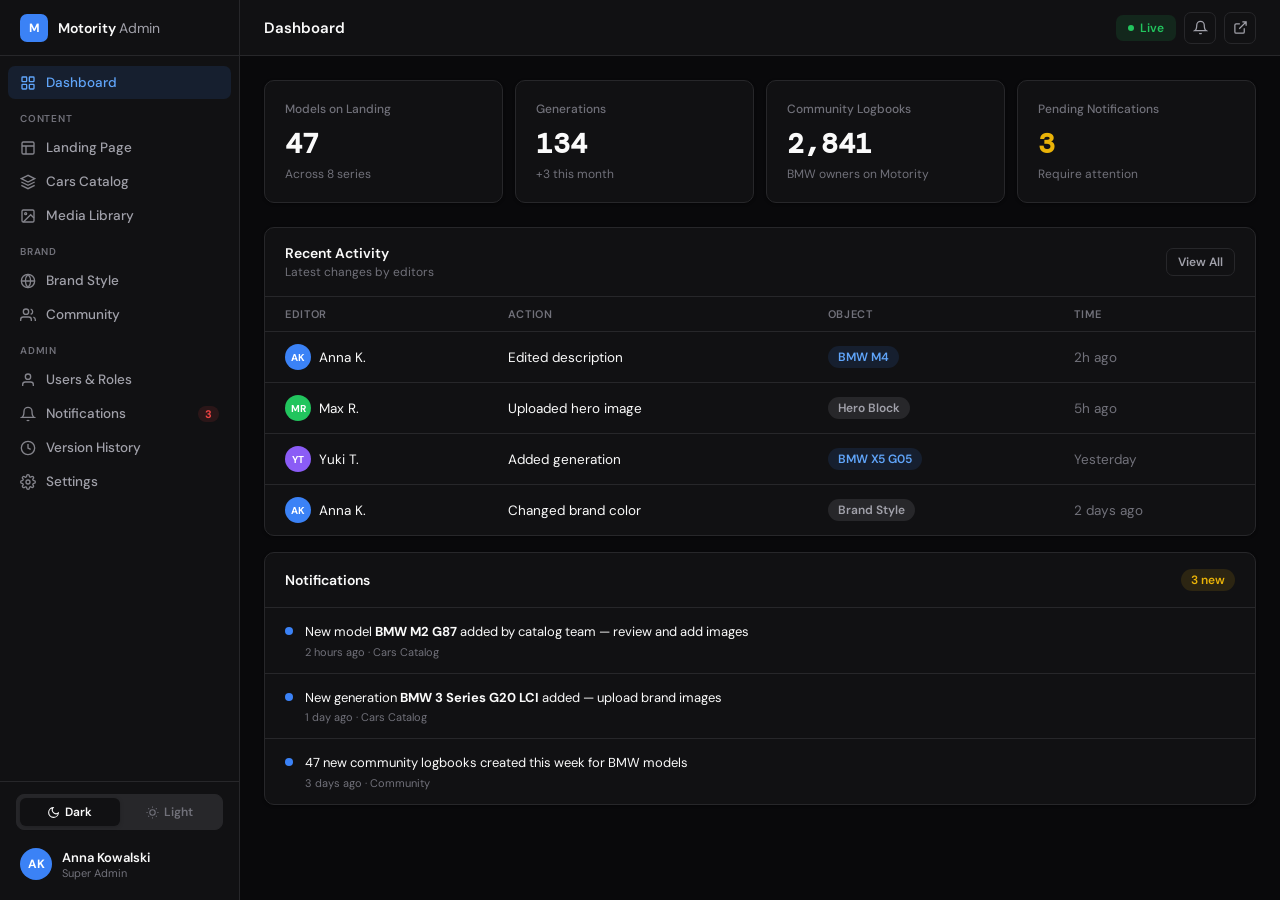
<file: index.html>
<!DOCTYPE html>
<html lang="en">
<head>
<meta charset="UTF-8">
<meta name="viewport" content="width=device-width, initial-scale=1.0">
<title>Motority Brand Admin — BMW</title>
<link rel="preconnect" href="https://fonts.googleapis.com">
<link href="https://fonts.googleapis.com/css2?family=DM+Sans:wght@300;400;500;600;700&family=DM+Mono:wght@400;500&display=swap" rel="stylesheet">
<link rel="stylesheet" href="styles.css">
</head>
<body>

<nav id="sidebar">
  <div class="sb-logo">
    <div class="sb-logo-icon">M</div>
    <div><div class="sb-brand">Motority <span>Admin</span></div></div>
  </div>
  <div class="sb-nav">
    <div class="sb-item active" onclick="nav('dashboard')">
      <svg class="sb-icon" fill="none" viewBox="0 0 24 24" stroke="currentColor" stroke-width="2"><rect x="3" y="3" width="7" height="7" rx="1"/><rect x="14" y="3" width="7" height="7" rx="1"/><rect x="3" y="14" width="7" height="7" rx="1"/><rect x="14" y="14" width="7" height="7" rx="1"/></svg>Dashboard
    </div>
    <div class="sb-section">Content</div>
    <div class="sb-item" onclick="nav('landing')">
      <svg class="sb-icon" fill="none" viewBox="0 0 24 24" stroke="currentColor" stroke-width="2"><rect x="3" y="3" width="18" height="18" rx="2"/><path d="M3 9h18M9 21V9"/></svg>Landing Page
    </div>
    <div class="sb-item" onclick="nav('catalog')">
      <svg class="sb-icon" fill="none" viewBox="0 0 24 24" stroke="currentColor" stroke-width="2"><path d="M12 2L2 7l10 5 10-5-10-5zM2 17l10 5 10-5M2 12l10 5 10-5"/></svg>Cars Catalog
    </div>
    <div class="sb-item" onclick="nav('media')">
      <svg class="sb-icon" fill="none" viewBox="0 0 24 24" stroke="currentColor" stroke-width="2"><rect x="3" y="3" width="18" height="18" rx="2"/><circle cx="8.5" cy="8.5" r="1.5"/><path d="M21 15l-5-5L5 21"/></svg>Media Library
    </div>
    <div class="sb-section">Brand</div>
    <div class="sb-item" onclick="nav('style')">
      <svg class="sb-icon" fill="none" viewBox="0 0 24 24" stroke="currentColor" stroke-width="2"><circle cx="12" cy="12" r="10"/><path d="M12 2a14.5 14.5 0 000 20M12 2a14.5 14.5 0 010 20M2 12h20"/></svg>Brand Style
    </div>
    <div class="sb-item" onclick="nav('community')">
      <svg class="sb-icon" fill="none" viewBox="0 0 24 24" stroke="currentColor" stroke-width="2"><path d="M17 21v-2a4 4 0 00-4-4H5a4 4 0 00-4 4v2"/><circle cx="9" cy="7" r="4"/><path d="M23 21v-2a4 4 0 00-3-3.87M16 3.13a4 4 0 010 7.75"/></svg>Community
    </div>
    <div class="sb-section">Admin</div>
    <div class="sb-item" onclick="nav('users')">
      <svg class="sb-icon" fill="none" viewBox="0 0 24 24" stroke="currentColor" stroke-width="2"><path d="M20 21v-2a4 4 0 00-4-4H8a4 4 0 00-4 4v2"/><circle cx="12" cy="7" r="4"/></svg>Users &amp; Roles
    </div>
    <div class="sb-item" onclick="nav('notifications')">
      <svg class="sb-icon" fill="none" viewBox="0 0 24 24" stroke="currentColor" stroke-width="2"><path d="M18 8A6 6 0 006 8c0 7-3 9-3 9h18s-3-2-3-9"/><path d="M13.73 21a2 2 0 01-3.46 0"/></svg>Notifications<span class="n-badge">3</span>
    </div>
    <div class="sb-item" onclick="nav('history')">
      <svg class="sb-icon" fill="none" viewBox="0 0 24 24" stroke="currentColor" stroke-width="2"><circle cx="12" cy="12" r="10"/><path d="M12 6v6l4 2"/></svg>Version History
    </div>
    <div class="sb-item" onclick="nav('settings')">
      <svg class="sb-icon" fill="none" viewBox="0 0 24 24" stroke="currentColor" stroke-width="2"><path d="M12 15a3 3 0 100-6 3 3 0 000 6z"/><path d="M19.4 15a1.65 1.65 0 00.33 1.82l.06.06a2 2 0 010 2.83 2 2 0 01-2.83 0l-.06-.06a1.65 1.65 0 00-1.82-.33 1.65 1.65 0 00-1 1.51V21a2 2 0 01-2 2 2 2 0 01-2-2v-.09A1.65 1.65 0 009 19.4a1.65 1.65 0 00-1.82.33l-.06.06a2 2 0 01-2.83-2.83l.06-.06A1.65 1.65 0 004.68 15a1.65 1.65 0 00-1.51-1H3a2 2 0 01-2-2 2 2 0 012-2h.09A1.65 1.65 0 004.6 9a1.65 1.65 0 00-.33-1.82l-.06-.06a2 2 0 012.83-2.83l.06.06A1.65 1.65 0 009 4.68a1.65 1.65 0 001-1.51V3a2 2 0 012-2 2 2 0 012 2v.09a1.65 1.65 0 001 1.51 1.65 1.65 0 001.82-.33l.06-.06a2 2 0 012.83 2.83l-.06.06A1.65 1.65 0 0019.4 9a1.65 1.65 0 001.51 1H21a2 2 0 012 2 2 2 0 01-2 2h-.09a1.65 1.65 0 00-1.51 1z"/></svg>Settings
    </div>
  </div>
  <div class="sb-bottom">
    <div class="theme-switcher" id="theme-switcher" onclick="toggleTheme()">
      <div class="theme-switcher-track">
        <div class="theme-option" id="theme-dark">
          <svg width="13" height="13" fill="none" viewBox="0 0 24 24" stroke="currentColor" stroke-width="2"><path d="M21 12.79A9 9 0 1111.21 3 7 7 0 0021 12.79z"/></svg>
          Dark
        </div>
        <div class="theme-option" id="theme-light">
          <svg width="13" height="13" fill="none" viewBox="0 0 24 24" stroke="currentColor" stroke-width="2"><circle cx="12" cy="12" r="5"/><line x1="12" y1="1" x2="12" y2="3"/><line x1="12" y1="21" x2="12" y2="23"/><line x1="4.22" y1="4.22" x2="5.64" y2="5.64"/><line x1="18.36" y1="18.36" x2="19.78" y2="19.78"/><line x1="1" y1="12" x2="3" y2="12"/><line x1="21" y1="12" x2="23" y2="12"/><line x1="4.22" y1="19.78" x2="5.64" y2="18.36"/><line x1="18.36" y1="5.64" x2="19.78" y2="4.22"/></svg>
          Light
        </div>
        <div class="theme-pill" id="theme-pill"></div>
      </div>
    </div>
    <div class="sb-user">
      <div class="avatar">AK</div>
      <div><div class="sb-user-name">Anna Kowalski</div><div class="sb-user-role">Super Admin</div></div>
    </div>
  </div>
</nav>

<div id="main">
  <div id="topbar">
    <div id="topbar-nav" style="display:flex;align-items:center;gap:0">
      <!-- Back button — hidden by default, shown on sub-pages -->
      <button id="topbar-back" onclick="navBack()" style="display:none;align-items:center;gap:6px;background:none;border:none;cursor:pointer;color:var(--text-3);font-size:13px;font-weight:600;font-family:DM Sans,sans-serif;padding:0 12px 0 0;margin-right:4px;transition:color .15s" onmouseenter="this.style.color='var(--text)'" onmouseleave="this.style.color='var(--text-3)'">
        <svg width="16" height="16" fill="none" viewBox="0 0 24 24" stroke="currentColor" stroke-width="2.5"><path d="M19 12H5M12 5l-7 7 7 7"/></svg>
      </button>
      <div id="topbar-breadcrumb" style="display:flex;align-items:center;gap:6px;font-size:13px">
        <span id="topbar-parent" style="color:var(--text-3);font-weight:500;display:none;cursor:pointer" onclick="navBack()"></span>
        <span id="topbar-sep" style="color:var(--border2);display:none">/</span>
        <span id="topbar-title" style="color:var(--text);font-weight:600;font-size:15px">Dashboard</span>
      </div>
    </div>
    <div class="topbar-right">
      <div class="live-badge">Live</div>
      <button class="btn-icon" onclick="nav('notifications')" title="Notifications">
        <svg width="15" height="15" fill="none" viewBox="0 0 24 24" stroke="currentColor" stroke-width="2"><path d="M18 8A6 6 0 006 8c0 7-3 9-3 9h18s-3-2-3-9"/><path d="M13.73 21a2 2 0 01-3.46 0"/></svg>
      </button>
      <button class="btn-icon" onclick="showToast('🔗 bmw.motority.com opened')" title="View landing">
        <svg width="15" height="15" fill="none" viewBox="0 0 24 24" stroke="currentColor" stroke-width="2"><path d="M18 13v6a2 2 0 01-2 2H5a2 2 0 01-2-2V8a2 2 0 012-2h6M15 3h6v6M10 14L21 3"/></svg>
      </button>
    </div>
  </div>

  <div id="content">

    <!-- DASHBOARD -->
    <div class="view active" id="v-dashboard">
      <div class="stats-grid">
        <div class="stat-card"><div class="stat-label">Models on Landing</div><div class="stat-value">47</div><div class="stat-sub">Across 8 series</div></div>
        <div class="stat-card"><div class="stat-label">Generations</div><div class="stat-value">134</div><div class="stat-sub">+3 this month</div></div>
        <div class="stat-card"><div class="stat-label">Community Logbooks</div><div class="stat-value">2,841</div><div class="stat-sub">BMW owners on Motority</div></div>
        <div class="stat-card"><div class="stat-label">Pending Notifications</div><div class="stat-value" style="color:var(--yellow)">3</div><div class="stat-sub">Require attention</div></div>
      </div>
      <div class="section-card">
        <div class="section-header">
          <div><div class="section-title">Recent Activity</div><div class="section-sub">Latest changes by editors</div></div>
          <button class="btn btn-ghost btn-sm" onclick="nav('history')">View All</button>
        </div>
        <table>
          <thead><tr><th>Editor</th><th>Action</th><th>Object</th><th>Time</th></tr></thead>
          <tbody>
            <tr><td><div style="display:flex;align-items:center;gap:8px"><div class="avatar sm">AK</div>Anna K.</div></td><td>Edited description</td><td><span class="badge badge-blue">BMW M4</span></td><td style="color:var(--text-3)">2h ago</td></tr>
            <tr><td><div style="display:flex;align-items:center;gap:8px"><div class="avatar sm" style="background:var(--green)">MR</div>Max R.</div></td><td>Uploaded hero image</td><td><span class="badge badge-gray">Hero Block</span></td><td style="color:var(--text-3)">5h ago</td></tr>
            <tr><td><div style="display:flex;align-items:center;gap:8px"><div class="avatar sm" style="background:#8b5cf6">YT</div>Yuki T.</div></td><td>Added generation</td><td><span class="badge badge-blue">BMW X5 G05</span></td><td style="color:var(--text-3)">Yesterday</td></tr>
            <tr><td><div style="display:flex;align-items:center;gap:8px"><div class="avatar sm">AK</div>Anna K.</div></td><td>Changed brand color</td><td><span class="badge badge-gray">Brand Style</span></td><td style="color:var(--text-3)">2 days ago</td></tr>
          </tbody>
        </table>
      </div>
      <div class="section-card">
        <div class="section-header"><div class="section-title">Notifications</div><span class="badge badge-yellow">3 new</span></div>
        <div class="notify-item" onclick="nav('notifications')"><div class="notify-dot"></div><div><div class="notify-text">New model <strong>BMW M2 G87</strong> added by catalog team — review and add images</div><div class="notify-meta">2 hours ago · Cars Catalog</div></div></div>
        <div class="notify-item" onclick="nav('notifications')"><div class="notify-dot"></div><div><div class="notify-text">New generation <strong>BMW 3 Series G20 LCI</strong> added — upload brand images</div><div class="notify-meta">1 day ago · Cars Catalog</div></div></div>
        <div class="notify-item" onclick="nav('notifications')"><div class="notify-dot"></div><div><div class="notify-text">47 new community logbooks created this week for BMW models</div><div class="notify-meta">3 days ago · Community</div></div></div>
      </div>
    </div>

    <!-- LANDING -->
    <div class="view" id="v-landing">
      <div class="split-view">
        <div>
          <div class="section-card">
            <div class="section-header">
              <div><div class="section-title">Hero Block</div><div class="section-sub">Top visual of the landing page</div></div>
              <button class="btn btn-primary btn-sm" onclick="showToast('✅ Hero block saved')">Save Changes</button>
            </div>

            <!-- Hero type tabs -->
            <div class="hero-type-tabs">
              <button class="hero-tab active" id="htab-image" onclick="switchHero('image')">
                <svg width="14" height="14" fill="none" viewBox="0 0 24 24" stroke="currentColor" stroke-width="2"><rect x="3" y="3" width="18" height="18" rx="2"/><circle cx="8.5" cy="8.5" r="1.5"/><path d="M21 15l-5-5L5 21"/></svg>
                Photo
              </button>
              <button class="hero-tab" id="htab-video" onclick="switchHero('video')">
                <svg width="14" height="14" fill="none" viewBox="0 0 24 24" stroke="currentColor" stroke-width="2"><polygon points="23 7 16 12 23 17 23 7"/><rect x="1" y="5" width="15" height="14" rx="2"/></svg>
                Video
              </button>
              <button class="hero-tab" id="htab-carousel" onclick="switchHero('carousel')">
                <svg width="14" height="14" fill="none" viewBox="0 0 24 24" stroke="currentColor" stroke-width="2"><rect x="2" y="6" width="20" height="12" rx="2"/><path d="M17 12H7M22 12h-2M2 12H4"/><path d="M15 9l3 3-3 3M9 9l-3 3 3 3"/></svg>
                Carousel
              </button>
            </div>

            <!-- PHOTO fields -->
            <div id="hero-image-fields">
              <div class="hero-media-section">
                <div class="hero-media-label">Background Photo</div>
                <div class="hero-media-row">
                  <div class="upload-zone hero-upload" onclick="showToast('📁 File picker opened')">
                    <div class="upload-icon">🖼️</div>
                    <div class="upload-text">Drop image or click to upload</div>
                    <div class="upload-hint">1600×900px · JPG/WebP · max 5MB</div>
                  </div>
                  <div class="hero-media-or">or</div>
                  <button class="btn btn-ghost hero-media-pick" onclick="openModal('pick-media')">
                    <svg width="14" height="14" fill="none" viewBox="0 0 24 24" stroke="currentColor" stroke-width="2"><rect x="3" y="3" width="18" height="18" rx="2"/><circle cx="8.5" cy="8.5" r="1.5"/><path d="M21 15l-5-5L5 21"/></svg>
                    Choose from Media Library
                  </button>
                </div>
                <div class="hero-current-media" id="hero-image-current" style="display:none">
                  <div class="hero-current-thumb" style="background:linear-gradient(135deg,#1e3a5f,#0f3460)">🏎️</div>
                  <div class="hero-current-info">
                    <div class="hero-current-name">hero-main.jpg</div>
                    <div class="hero-current-meta">2.4 MB · 1600×900</div>
                  </div>
                  <button class="hero-current-remove" onclick="removeHeroMedia('hero-image-current')" title="Remove">
                    <svg width="12" height="12" fill="none" viewBox="0 0 24 24" stroke="currentColor" stroke-width="2.5"><path d="M18 6L6 18M6 6l12 12"/></svg>
                  </button>
                </div>
              </div>
              <div class="form-grid">
                <div class="form-group full"><div class="field-divider"></div></div>
                <div class="form-group full"><label>H1 — Headline</label><input type="text" value="The Ultimate Driving Machine" placeholder="Main heading"></div>
                <div class="form-group full"><label>H2 — Subheadline</label><input type="text" value="Over a century of precision engineering." placeholder="Supporting text"></div>
                <div class="form-group">
                  <label>CTA Primary — Button Text</label>
                  <input type="text" value="Explore Models" placeholder="e.g. Explore Models">
                </div>
                <div class="form-group">
                  <label>CTA Primary — Link URL</label>
                  <input type="url" value="https://bmw.motority.com/models" placeholder="https://...">
                </div>
                <div class="form-group">
                  <label>CTA Secondary — Button Text</label>
                  <input type="text" value="Join the Community" placeholder="e.g. Join Community">
                </div>
                <div class="form-group">
                  <label>CTA Secondary — Link URL</label>
                  <input type="url" value="https://motority.com/join" placeholder="https://...">
                </div>
              </div>
            </div>

            <!-- VIDEO fields -->
            <div id="hero-video-fields" style="display:none">
              <div class="hero-media-section">
                <div class="hero-media-label">Background Video</div>
                <div class="hero-media-row">
                  <div class="upload-zone hero-upload" onclick="showToast('📁 File picker opened')">
                    <div class="upload-icon">🎬</div>
                    <div class="upload-text">Drop video or click to upload</div>
                    <div class="upload-hint">MP4/WebM · max 100MB · recommended 1920×1080</div>
                  </div>
                  <div class="hero-media-or">or</div>
                  <button class="btn btn-ghost hero-media-pick" onclick="openModal('pick-media')">
                    <svg width="14" height="14" fill="none" viewBox="0 0 24 24" stroke="currentColor" stroke-width="2"><rect x="3" y="3" width="18" height="18" rx="2"/><circle cx="8.5" cy="8.5" r="1.5"/><path d="M21 15l-5-5L5 21"/></svg>
                    Choose from Media Library
                  </button>
                </div>
                <div class="hero-media-label" style="margin-top:16px">Preview Thumbnail</div>
                <div class="hero-media-row">
                  <div class="upload-zone hero-upload" style="padding:16px" onclick="showToast('📁 File picker opened')">
                    <div class="upload-icon" style="font-size:18px">🖼️</div>
                    <div class="upload-text">Upload thumbnail image</div>
                    <div class="upload-hint">Shown before video loads</div>
                  </div>
                  <div class="hero-media-or">or</div>
                  <button class="btn btn-ghost hero-media-pick" onclick="openModal('pick-media')">
                    <svg width="14" height="14" fill="none" viewBox="0 0 24 24" stroke="currentColor" stroke-width="2"><rect x="3" y="3" width="18" height="18" rx="2"/><circle cx="8.5" cy="8.5" r="1.5"/><path d="M21 15l-5-5L5 21"/></svg>
                    Choose from Media Library
                  </button>
                </div>
              </div>
              <div class="form-grid">
                <div class="form-group full"><div class="field-divider"></div></div>
                <div class="form-group full"><label>H1 — Headline</label><input type="text" placeholder="Main heading"></div>
                <div class="form-group full"><label>H2 — Subheadline</label><input type="text" placeholder="Supporting text"></div>
                <div class="form-group">
                  <label>CTA Primary — Button Text</label>
                  <input type="text" placeholder="e.g. Explore Models">
                </div>
                <div class="form-group">
                  <label>CTA Primary — Link URL</label>
                  <input type="url" placeholder="https://...">
                </div>
                <div class="form-group">
                  <label>CTA Secondary — Button Text</label>
                  <input type="text" placeholder="e.g. Join Community">
                </div>
                <div class="form-group">
                  <label>CTA Secondary — Link URL</label>
                  <input type="url" placeholder="https://...">
                </div>
              </div>
            </div>

            <!-- CAROUSEL fields -->
            <div id="hero-carousel-fields" style="display:none">
              <div class="hero-media-section">
                <div style="display:flex;align-items:center;justify-content:space-between;margin-bottom:12px">
                  <div class="hero-media-label" style="margin-bottom:0">Carousel Slides <span class="badge badge-gray" style="margin-left:6px;font-size:11px">3 slides</span></div>
                  <button class="btn btn-ghost btn-sm" onclick="showToast('➕ New slide added')">+ Add Slide</button>
                </div>
                <!-- Slide 1 -->
                <div class="carousel-slide-item">
                  <div class="carousel-slide-num">1</div>
                  <div class="carousel-slide-thumb" style="background:linear-gradient(135deg,#1e3a5f,#0f3460)">🏎️</div>
                  <div class="carousel-slide-info">
                    <div class="carousel-slide-name">hero-main.jpg</div>
                    <div class="carousel-slide-meta">2.4 MB · 1600×900</div>
                  </div>
                  <div style="display:flex;gap:6px;margin-left:auto">
                    <button class="btn btn-ghost btn-sm" onclick="showToast('✏️ Slide 1 editing')">Edit</button>
                    <button class="btn btn-danger btn-sm" onclick="showToast('🗑️ Slide removed')">Remove</button>
                  </div>
                </div>
                <!-- Slide 2 -->
                <div class="carousel-slide-item">
                  <div class="carousel-slide-num">2</div>
                  <div class="carousel-slide-thumb" style="background:linear-gradient(135deg,#2d3748,#1a202c)">🚗</div>
                  <div class="carousel-slide-info">
                    <div class="carousel-slide-name">m4-front.jpg</div>
                    <div class="carousel-slide-meta">1.1 MB · 800×533</div>
                  </div>
                  <div style="display:flex;gap:6px;margin-left:auto">
                    <button class="btn btn-ghost btn-sm" onclick="showToast('✏️ Slide 2 editing')">Edit</button>
                    <button class="btn btn-danger btn-sm" onclick="showToast('🗑️ Slide removed')">Remove</button>
                  </div>
                </div>
                <!-- Slide 3 -->
                <div class="carousel-slide-item">
                  <div class="carousel-slide-num">3</div>
                  <div class="carousel-slide-thumb" style="background:linear-gradient(135deg,#2d6a4f,#1b4332)">🚙</div>
                  <div class="carousel-slide-info">
                    <div class="carousel-slide-name">x5-road.jpg</div>
                    <div class="carousel-slide-meta">1.8 MB · 1200×800</div>
                  </div>
                  <div style="display:flex;gap:6px;margin-left:auto">
                    <button class="btn btn-ghost btn-sm" onclick="showToast('✏️ Slide 3 editing')">Edit</button>
                    <button class="btn btn-danger btn-sm" onclick="showToast('🗑️ Slide removed')">Remove</button>
                  </div>
                </div>
                <!-- Add slide zone -->
                <div class="hero-media-row" style="margin-top:10px">
                  <div class="upload-zone hero-upload" style="padding:16px" onclick="showToast('📁 File picker opened')">
                    <div class="upload-icon" style="font-size:18px">+</div>
                    <div class="upload-text">Upload new slide</div>
                  </div>
                  <div class="hero-media-or">or</div>
                  <button class="btn btn-ghost hero-media-pick" onclick="openModal('pick-media')">
                    <svg width="14" height="14" fill="none" viewBox="0 0 24 24" stroke="currentColor" stroke-width="2"><rect x="3" y="3" width="18" height="18" rx="2"/><circle cx="8.5" cy="8.5" r="1.5"/><path d="M21 15l-5-5L5 21"/></svg>
                    Choose from Media Library
                  </button>
                </div>
                <!-- Carousel settings -->
                <div class="carousel-settings">
                  <div class="form-group" style="flex-direction:row;align-items:center;gap:10px">
                    <div class="toggle on" onclick="this.classList.toggle('on')"></div>
                    <label>Autoplay</label>
                  </div>
                  <div class="form-group">
                    <label>Slide duration (seconds)</label>
                    <input type="text" value="5" style="width:80px">
                  </div>
                </div>
              </div>
              <div class="form-grid">
                <div class="form-group full"><div class="field-divider"></div></div>
                <div class="form-group full"><label>H1 — Headline</label><input type="text" value="The Ultimate Driving Machine" placeholder="Main heading"></div>
                <div class="form-group full"><label>H2 — Subheadline</label><input type="text" value="Over a century of precision engineering." placeholder="Supporting text"></div>
                <div class="form-group">
                  <label>CTA Primary — Button Text</label>
                  <input type="text" value="Explore Models" placeholder="e.g. Explore Models">
                </div>
                <div class="form-group">
                  <label>CTA Primary — Link URL</label>
                  <input type="url" value="https://bmw.motority.com/models" placeholder="https://...">
                </div>
                <div class="form-group">
                  <label>CTA Secondary — Button Text</label>
                  <input type="text" value="Join the Community" placeholder="e.g. Join Community">
                </div>
                <div class="form-group">
                  <label>CTA Secondary — Link URL</label>
                  <input type="url" value="https://motority.com/join" placeholder="https://...">
                </div>
              </div>
            </div>
          </div>

          <!-- SECOND SCREEN BLOCK -->
          <div class="section-card">
            <div class="section-header">
              <div><div class="section-title">Second Screen</div><div class="section-sub">About, Facts &amp; Motority Stats block</div></div>
              <button class="btn btn-primary btn-sm" onclick="showToast('✅ Second screen saved')">Save Changes</button>
            </div>

            <!-- About -->
            <div style="padding:20px;border-bottom:1px solid var(--border)">
              <div style="font-size:12px;font-weight:700;color:var(--text-2);text-transform:uppercase;letter-spacing:.06em;margin-bottom:12px">About <span style="font-weight:400;color:var(--text-3);font-size:11px;text-transform:none;letter-spacing:0">— pulled from Motority, editable</span></div>
              <div class="form-group">
                <label>Brand Description</label>
                <textarea rows="5">BMW is a German multinational manufacturer of luxury vehicles and motorcycles headquartered in Munich, Bavaria, Germany. The corporation was founded in 1916 and has established itself as one of the most recognisable automotive brands in the world, known for precision engineering and performance-oriented vehicles.</textarea>
              </div>
            </div>

            <!-- Facts -->
            <div style="padding:20px;border-bottom:1px solid var(--border)">
              <div style="font-size:12px;font-weight:700;color:var(--text-2);text-transform:uppercase;letter-spacing:.06em;margin-bottom:12px">Facts <span style="font-weight:400;color:var(--text-3);font-size:11px;text-transform:none;letter-spacing:0">— pulled from Motority, editable</span></div>
              <div style="display:grid;grid-template-columns:1fr 1fr;gap:12px">
                <div style="background:var(--surface2);border:1px solid var(--border);border-radius:var(--radius-sm);padding:14px;display:flex;flex-direction:column;gap:8px">
                  <div style="font-size:10px;font-weight:700;color:var(--text-3);text-transform:uppercase;letter-spacing:.06em">Fact 1</div>
                  <input type="text" placeholder="Fact name" value="Founded">
                  <input type="text" placeholder="Fact value" value="1916">
                </div>
                <div style="background:var(--surface2);border:1px solid var(--border);border-radius:var(--radius-sm);padding:14px;display:flex;flex-direction:column;gap:8px">
                  <div style="font-size:10px;font-weight:700;color:var(--text-3);text-transform:uppercase;letter-spacing:.06em">Fact 2</div>
                  <input type="text" placeholder="Fact name" value="Headquarters">
                  <input type="text" placeholder="Fact value" value="Munich, Germany">
                </div>
                <div style="background:var(--surface2);border:1px solid var(--border);border-radius:var(--radius-sm);padding:14px;display:flex;flex-direction:column;gap:8px">
                  <div style="font-size:10px;font-weight:700;color:var(--text-3);text-transform:uppercase;letter-spacing:.06em">Fact 3</div>
                  <input type="text" placeholder="Fact name" value="Models in lineup">
                  <input type="text" placeholder="Fact value" value="47 models">
                </div>
                <div style="background:var(--surface2);border:1px solid var(--border);border-radius:var(--radius-sm);padding:14px;display:flex;flex-direction:column;gap:8px">
                  <div style="font-size:10px;font-weight:700;color:var(--text-3);text-transform:uppercase;letter-spacing:.06em">Fact 4</div>
                  <input type="text" placeholder="Fact name" value="Global employees">
                  <input type="text" placeholder="Fact value" value="149,475">
                </div>
                <div style="background:var(--surface2);border:1px solid var(--border);border-radius:var(--radius-sm);padding:14px;display:flex;flex-direction:column;gap:8px">
                  <div style="font-size:10px;font-weight:700;color:var(--text-3);text-transform:uppercase;letter-spacing:.06em">Fact 5</div>
                  <input type="text" placeholder="Fact name" value="Annual production">
                  <input type="text" placeholder="Fact value" value="2.5M vehicles">
                </div>
                <div style="background:var(--surface2);border:1px solid var(--border);border-radius:var(--radius-sm);padding:14px;display:flex;flex-direction:column;gap:8px">
                  <div style="font-size:10px;font-weight:700;color:var(--text-3);text-transform:uppercase;letter-spacing:.06em">Fact 6</div>
                  <input type="text" placeholder="Fact name" value="Countries sold in">
                  <input type="text" placeholder="Fact value" value="140+ countries">
                </div>
              </div>
            </div>

            <!-- Motority Stats — read only -->
            <div style="padding:20px">
              <div style="display:flex;align-items:center;gap:8px;margin-bottom:12px">
                <div style="font-size:12px;font-weight:700;color:var(--text-2);text-transform:uppercase;letter-spacing:.06em">Motority Stats</div>
                <span style="font-size:11px;color:var(--text-3);background:var(--surface3);border:1px solid var(--border);border-radius:20px;padding:2px 8px">Read-only · auto-updated</span>
              </div>
              <div style="display:grid;grid-template-columns:repeat(3,1fr);gap:10px">
                <div style="background:var(--surface2);border:1px solid var(--border);border-radius:var(--radius-sm);padding:14px">
                  <div style="font-size:11px;color:var(--text-3);margin-bottom:4px">Total Logbooks</div>
                  <div style="font-size:22px;font-weight:700;color:var(--text);font-family:'DM Mono',monospace">2,841</div>
                </div>
                <div style="background:var(--surface2);border:1px solid var(--border);border-radius:var(--radius-sm);padding:14px">
                  <div style="font-size:11px;color:var(--text-3);margin-bottom:4px">Active Owners</div>
                  <div style="font-size:22px;font-weight:700;color:var(--text);font-family:'DM Mono',monospace">1,203</div>
                </div>
                <div style="background:var(--surface2);border:1px solid var(--border);border-radius:var(--radius-sm);padding:14px">
                  <div style="font-size:11px;color:var(--text-3);margin-bottom:4px">New This Month</div>
                  <div style="font-size:22px;font-weight:700;color:var(--green);font-family:'DM Mono',monospace">+47</div>
                </div>
                <div style="background:var(--surface2);border:1px solid var(--border);border-radius:var(--radius-sm);padding:14px">
                  <div style="font-size:11px;color:var(--text-3);margin-bottom:4px">Avg. Ownership</div>
                  <div style="font-size:22px;font-weight:700;color:var(--text);font-family:'DM Mono',monospace">3.2 yr</div>
                </div>
                <div style="background:var(--surface2);border:1px solid var(--border);border-radius:var(--radius-sm);padding:14px">
                  <div style="font-size:11px;color:var(--text-3);margin-bottom:4px">Top Model</div>
                  <div style="font-size:15px;font-weight:700;color:var(--text);font-family:'DM Mono',monospace">BMW 3 Series</div>
                </div>
                <div style="background:var(--surface2);border:1px solid var(--border);border-radius:var(--radius-sm);padding:14px">
                  <div style="font-size:11px;color:var(--text-3);margin-bottom:4px">Avg. Mileage</div>
                  <div style="font-size:22px;font-weight:700;color:var(--text);font-family:'DM Mono',monospace">48k km</div>
                </div>
              </div>
              <div style="margin-top:10px;font-size:11px;color:var(--text-3)">Stats are pulled live from Motority and cannot be edited here.</div>
            </div>
          </div>

          <div class="section-card">
            <div class="section-header">
              <div><div class="section-title">Filters Configuration</div><div class="section-sub">Visible filters on the models section</div></div>
              <button class="btn btn-primary btn-sm" onclick="showToast('✅ Filters saved')">Save</button>
            </div>
            <div style="padding:20px;display:flex;flex-direction:column;gap:16px">
              <div class="form-group"><div class="toggle-group"><div class="toggle on" onclick="this.classList.toggle('on')"></div><label>Decades filter (1960s, 1970s … 2020s)</label></div></div>
              <div class="form-group">
                <label style="margin-bottom:8px;display:block">Body Types</label>
                <div class="chip-group">
                  <span class="chip active" onclick="toggleChip(this)">Compact<svg class="chip-x" viewBox="0 0 10 10"><path d="M2 2l6 6M8 2l-6 6" stroke="currentColor" stroke-width="1.8" stroke-linecap="round"/></svg></span>
                  <span class="chip active" onclick="toggleChip(this)">Convertible<svg class="chip-x" viewBox="0 0 10 10"><path d="M2 2l6 6M8 2l-6 6" stroke="currentColor" stroke-width="1.8" stroke-linecap="round"/></svg></span>
                  <span class="chip active" onclick="toggleChip(this)">Coupe<svg class="chip-x" viewBox="0 0 10 10"><path d="M2 2l6 6M8 2l-6 6" stroke="currentColor" stroke-width="1.8" stroke-linecap="round"/></svg></span>
                  <span class="chip active" onclick="toggleChip(this)">Roadster<svg class="chip-x" viewBox="0 0 10 10"><path d="M2 2l6 6M8 2l-6 6" stroke="currentColor" stroke-width="1.8" stroke-linecap="round"/></svg></span>
                  <span class="chip active" onclick="toggleChip(this)">SAV<svg class="chip-x" viewBox="0 0 10 10"><path d="M2 2l6 6M8 2l-6 6" stroke="currentColor" stroke-width="1.8" stroke-linecap="round"/></svg></span>
                  <span class="chip active" onclick="toggleChip(this)">Sedan<svg class="chip-x" viewBox="0 0 10 10"><path d="M2 2l6 6M8 2l-6 6" stroke="currentColor" stroke-width="1.8" stroke-linecap="round"/></svg></span>
                  <span class="chip active" onclick="toggleChip(this)">Touring<svg class="chip-x" viewBox="0 0 10 10"><path d="M2 2l6 6M8 2l-6 6" stroke="currentColor" stroke-width="1.8" stroke-linecap="round"/></svg></span>
                  <span class="chip" onclick="toggleChip(this)">Hatchback<svg class="chip-x" viewBox="0 0 10 10"><path d="M2 2l6 6M8 2l-6 6" stroke="currentColor" stroke-width="1.8" stroke-linecap="round"/></svg></span>
                  <span class="chip" onclick="toggleChip(this)">Wagon<svg class="chip-x" viewBox="0 0 10 10"><path d="M2 2l6 6M8 2l-6 6" stroke="currentColor" stroke-width="1.8" stroke-linecap="round"/></svg></span>
                </div>
              </div>
              <div class="form-group">
                <label style="margin-bottom:8px;display:block">Power Types</label>
                <div class="chip-group">
                  <span class="chip active" onclick="toggleChip(this)">Electric<svg class="chip-x" viewBox="0 0 10 10"><path d="M2 2l6 6M8 2l-6 6" stroke="currentColor" stroke-width="1.8" stroke-linecap="round"/></svg></span>
                  <span class="chip active" onclick="toggleChip(this)">Hybrid<svg class="chip-x" viewBox="0 0 10 10"><path d="M2 2l6 6M8 2l-6 6" stroke="currentColor" stroke-width="1.8" stroke-linecap="round"/></svg></span>
                  <span class="chip active" onclick="toggleChip(this)">Combustion<svg class="chip-x" viewBox="0 0 10 10"><path d="M2 2l6 6M8 2l-6 6" stroke="currentColor" stroke-width="1.8" stroke-linecap="round"/></svg></span>
                </div>
              </div>
            </div>
          </div>

          <div class="section-card">
            <div class="section-header">
              <div><div class="section-title">Models on Landing</div><div class="section-sub">47 models visible</div></div>
              <div class="actions">
                <button class="btn btn-ghost btn-sm" onclick="nav('catalog')">Manage in Catalog</button>
                <button class="btn btn-primary btn-sm" onclick="openModal('add-model')">+ Add Model</button>
              </div>
            </div>
            <table>
              <thead><tr><th>Model</th><th>Generations</th><th>Logbooks</th><th>Visible</th><th>Actions</th></tr></thead>
              <tbody>
                <tr><td><div class="cell-model"><div class="cell-img-ph">🚗</div><div><div class="cell-name">BMW M4</div><div class="cell-meta">Coupe / M Division</div></div></div></td><td>3</td><td><span class="badge badge-green">284</span></td><td><div class="toggle on" onclick="this.classList.toggle('on');showToast('👁️ Visibility updated')"></div></td><td><div class="actions"><button class="btn btn-ghost btn-sm" onclick="nav('catalog')">Edit</button><button class="btn btn-danger btn-sm" onclick="showToast('Hidden from landing')">Hide</button></div></td></tr>
                <tr><td><div class="cell-model"><div class="cell-img-ph">🚗</div><div><div class="cell-name">BMW M3</div><div class="cell-meta">Sedan / M Division</div></div></div></td><td>6</td><td><span class="badge badge-green">412</span></td><td><div class="toggle on" onclick="this.classList.toggle('on');showToast('👁️ Visibility updated')"></div></td><td><div class="actions"><button class="btn btn-ghost btn-sm" onclick="nav('catalog')">Edit</button><button class="btn btn-danger btn-sm" onclick="showToast('Hidden from landing')">Hide</button></div></td></tr>
                <tr><td><div class="cell-model"><div class="cell-img-ph">🚙</div><div><div class="cell-name">BMW X5</div><div class="cell-meta">SAV</div></div></div></td><td>4</td><td><span class="badge badge-green">634</span></td><td><div class="toggle on" onclick="this.classList.toggle('on');showToast('👁️ Visibility updated')"></div></td><td><div class="actions"><button class="btn btn-ghost btn-sm" onclick="nav('catalog')">Edit</button><button class="btn btn-danger btn-sm" onclick="showToast('Hidden from landing')">Hide</button></div></td></tr>
                <tr><td><div class="cell-model"><div class="cell-img-ph">⚡</div><div><div class="cell-name">BMW iX</div><div class="cell-meta">SAV / Electric</div></div></div></td><td>1</td><td><span class="badge badge-yellow">47</span></td><td><div class="toggle" onclick="this.classList.toggle('on');showToast('👁️ Visibility updated')"></div></td><td><div class="actions"><button class="btn btn-ghost btn-sm" onclick="nav('catalog')">Edit</button><button class="btn btn-danger btn-sm" onclick="showToast('Hidden from landing')">Hide</button></div></td></tr>
              </tbody>
            </table>
          </div>
        </div>

        <div>
          <div class="preview-frame" style="position:sticky;top:0">
            <div class="preview-label"><div class="preview-dot"></div>Live Preview — bmw.motority.com</div>
            <div class="preview-body">
              <div class="mini-landing">
                <div class="mini-hero"><div class="mini-hero-text">THE ULTIMATE<br>DRIVING MACHINE<br><span style="font-weight:400;font-size:5px;opacity:.7">Over a century of precision engineering</span></div></div>
                <div class="mini-models">
                  <div style="font-size:6px;font-weight:700;color:#fff;margin-bottom:5px">MODELS</div>
                  <div style="display:flex;gap:3px;margin-bottom:7px">
                    <div style="font-size:5px;padding:2px 5px;border-radius:8px;background:#1e3a5f;color:#60a5fa">All</div>
                    <div style="font-size:5px;padding:2px 5px;border-radius:8px;border:1px solid #333;color:#888">Coupe</div>
                    <div style="font-size:5px;padding:2px 5px;border-radius:8px;border:1px solid #333;color:#888">Sedan</div>
                  </div>
                  <div class="mini-model-grid">
                    <div class="mini-model-card"><div class="mini-model-img">M4</div><div class="mini-model-info"><div class="mini-model-name">BMW M4</div><div class="mini-model-year">2021–Present</div></div></div>
                    <div class="mini-model-card"><div class="mini-model-img">M3</div><div class="mini-model-info"><div class="mini-model-name">BMW M3</div><div class="mini-model-year">2020–Present</div></div></div>
                    <div class="mini-model-card"><div class="mini-model-img">X5</div><div class="mini-model-info"><div class="mini-model-name">BMW X5</div><div class="mini-model-year">2018–Present</div></div></div>
                  </div>
                </div>
                <div style="padding:6px 10px;border-top:1px solid #1a1a1a">
                  <div style="font-size:5px;font-weight:700;color:#fff;margin-bottom:4px">REAL OWNERS</div>
                  <div style="display:grid;grid-template-columns:1fr 1fr;gap:3px">
                    <div style="background:#111;border-radius:3px;height:22px;padding:3px;display:flex;align-items:flex-end"><div style="font-size:4px;color:#aaa">BMW M4 Competition</div></div>
                    <div style="background:#111;border-radius:3px;height:22px;padding:3px;display:flex;align-items:flex-end"><div style="font-size:4px;color:#aaa">BMW X5 G05</div></div>
                  </div>
                </div>
              </div>
              <div style="margin-top:10px;padding:8px 10px;background:var(--surface2);border-radius:6px;font-size:10px;color:var(--text-3)">
                Changes apply after Save ↑
              </div>
            </div>
          </div>
        </div>
      </div>
    </div>

    <!-- CATALOG -->
    <div class="view" id="v-catalog">
      <div style="background:var(--surface);border:1px solid var(--border);border-radius:var(--radius)">
        <div class="tabs" id="catalog-tabs" style="padding:16px 20px 0">
          <div class="tab active" onclick="switchCatalogTab('models')">Models</div>
          <div class="tab" onclick="switchCatalogTab('gen')">Generations</div>
        </div>
        <div id="catalog-models">
          <div class="section-header" style="border-top:1px solid var(--border)">
            <div><div class="section-title">BMW Models</div><div class="section-sub">47 models · 134 generations total</div></div>
            <button class="btn btn-primary btn-sm" onclick="openModelPage('new')">+ Add Model</button>
          </div>
          <table>
            <thead><tr><th>Model Name</th><th>Years</th><th>Generations</th><th>Logbooks</th><th>Actions</th></tr></thead>
            <tbody>
              <tr style="cursor:pointer" onclick="openModelPage('BMW M4')"><td><div class="cell-name">BMW M4</div></td><td style="color:var(--text-3)">2014 – Present</td><td>3</td><td><span class="badge badge-green">284</span></td><td><div class="actions"><button class="btn btn-ghost btn-sm" onclick="event.stopPropagation();openModelPage('BMW M4')">Edit</button><div class="toggle on" onclick="event.stopPropagation();this.classList.toggle('on');showToast('👁️ Visibility updated')" title="Toggle visibility"></div></div></td></tr>
              <tr style="cursor:pointer" onclick="openModelPage('BMW M3')"><td><div class="cell-name">BMW M3</div></td><td style="color:var(--text-3)">1986 – Present</td><td>6</td><td><span class="badge badge-green">412</span></td><td><div class="actions"><button class="btn btn-ghost btn-sm" onclick="event.stopPropagation();openModelPage('BMW M3')">Edit</button><div class="toggle on" onclick="event.stopPropagation();this.classList.toggle('on');showToast('👁️ Visibility updated')" title="Toggle visibility"></div></div></td></tr>
              <tr style="cursor:pointer" onclick="openModelPage('BMW X5')"><td><div class="cell-name">BMW X5</div></td><td style="color:var(--text-3)">1999 – Present</td><td>4</td><td><span class="badge badge-green">634</span></td><td><div class="actions"><button class="btn btn-ghost btn-sm" onclick="event.stopPropagation();openModelPage('BMW X5')">Edit</button><div class="toggle on" onclick="event.stopPropagation();this.classList.toggle('on');showToast('👁️ Visibility updated')" title="Toggle visibility"></div></div></td></tr>
              <tr style="cursor:pointer" onclick="openModelPage('BMW 3 Series')"><td><div class="cell-name">BMW 3 Series</div></td><td style="color:var(--text-3)">1975 – Present</td><td>8</td><td><span class="badge badge-green">1,204</span></td><td><div class="actions"><button class="btn btn-ghost btn-sm" onclick="event.stopPropagation();openModelPage('BMW 3 Series')">Edit</button><div class="toggle on" onclick="event.stopPropagation();this.classList.toggle('on');showToast('👁️ Visibility updated')" title="Toggle visibility"></div></div></td></tr>
              <tr style="cursor:pointer" onclick="openModelPage('BMW iX')"><td><div class="cell-name">BMW iX</div></td><td style="color:var(--text-3)">2021 – Present</td><td>1</td><td><span class="badge badge-yellow">47</span></td><td><div class="actions"><button class="btn btn-ghost btn-sm" onclick="event.stopPropagation();openModelPage('BMW iX')">Edit</button><div class="toggle on" onclick="event.stopPropagation();this.classList.toggle('on');showToast('👁️ Visibility updated')" title="Toggle visibility"></div></div></td></tr>
            </tbody>
          </table>
        </div>
        <div id="catalog-gen" style="display:none">
          <!-- Model selector -->
          <div style="padding:16px 20px;border-top:1px solid var(--border);border-bottom:1px solid var(--border);background:var(--surface2);display:flex;align-items:center;gap:16px">
            <label style="font-size:12px;font-weight:600;color:var(--text-2);white-space:nowrap">Model</label>
            <select id="gen-model-filter" onchange="filterGenerations(this.value)" style="max-width:280px">
              <option value="">— Select a model —</option>
              <option value="BMW M4">BMW M4</option>
              <option value="BMW M3">BMW M3</option>
              <option value="BMW X5">BMW X5</option>
              <option value="BMW 3 Series">BMW 3 Series</option>
              <option value="BMW iX">BMW iX</option>
            </select>
            <div id="gen-count-badge" style="display:none">
              <span class="badge badge-gray" id="gen-count-text">0 generations</span>
            </div>
          </div>
          <!-- Empty state -->
          <div id="gen-empty-state" style="padding:48px 20px;text-align:center;color:var(--text-3)">
            <div style="font-size:32px;margin-bottom:12px">📋</div>
            <div style="font-size:14px;font-weight:600;color:var(--text-2);margin-bottom:4px">Select a model</div>
            <div style="font-size:13px">Choose a model above to view and manage its generations</div>
          </div>
          <!-- Table (hidden until model selected) -->
          <div id="gen-table-wrap" style="display:none">
            <div class="section-header" style="border-top:none">
              <div>
                <div class="section-title" id="gen-table-title">Generations</div>
              </div>
              <button class="btn btn-primary btn-sm" id="gen-add-btn" onclick="openGenPage('new', document.getElementById('gen-model-filter').value)">+ Add Generation</button>
            </div>
            <table>
              <thead><tr><th>Generation</th><th>Years</th><th>Logbooks</th><th>Actions</th></tr></thead>
              <tbody id="gen-table-body"></tbody>
            </table>
          </div>
        </div>
      </div>
    </div>

    <!-- MODEL EDITOR PAGE -->
    <div class="view" id="v-model-editor">
      <div class="model-editor-layout">

        <!-- LEFT COLUMN -->
        <div class="model-editor-main">

          <div class="section-card">
            <div class="section-header">
              <div><div class="section-title">Basic Information</div></div>
            </div>
            <div class="form-grid">
              <div class="form-group">
                <label>Model Name</label>
                <input type="text" id="me-name" placeholder="e.g. BMW M4">
              </div>
              <div class="form-group">
                <label>Production Years</label>
                <input type="text" id="me-years" placeholder="e.g. 2014 – Present">
              </div>
              <div class="form-group">
                <label>Body Type</label>
                <select id="me-body">
                  <option value="">— Select —</option>
                  <option>Sedan</option><option>Coupe</option><option>SAV</option>
                  <option>Convertible</option><option>Roadster</option><option>Touring</option>
                  <option>Compact</option><option>Hatchback</option><option>Other</option>
                </select>
              </div>
              <div class="form-group">
                <label>Power Type</label>
                <select id="me-power">
                  <option value="">— Select —</option>
                  <option>Combustion</option><option>Electric</option>
                  <option>Hybrid</option><option>Plug-in Hybrid</option>
                </select>
              </div>
              <div class="form-group full">
                <label>Description</label>
                <textarea id="me-desc" rows="5" placeholder="Describe this model — its history, key features, generations overview..."></textarea>
                <div style="font-size:11px;color:var(--text-3);margin-top:4px">Markdown supported</div>
              </div>
            </div>
          </div>

          <!-- Model Overview -->
          <div class="section-card">
            <div class="section-header">
              <div><div class="section-title">Model Overview</div><div class="section-sub">Displayed in the overview section of the model page</div></div>
            </div>
            <div class="form-grid">
              <div class="form-group full">
                <label>Overview Text</label>
                <textarea id="me-overview" rows="6" placeholder="Write a comprehensive overview of this model — its place in the lineup, what makes it special, key attributes and target audience..."></textarea>
                <div style="font-size:11px;color:var(--text-3);margin-top:4px">Markdown supported</div>
              </div>
            </div>
          </div>

          <!-- Main Image -->
          <div class="section-card">
            <div class="section-header">
              <div><div class="section-title">Main Image</div><div class="section-sub">Primary photo shown in the catalog grid and model card</div></div>
            </div>
            <div class="hero-media-section">
              <div class="hero-media-row">
                <div class="upload-zone hero-upload" onclick="showToast('📁 File picker opened')">
                  <div class="upload-icon">🖼️</div>
                  <div class="upload-text">Drop image or click to upload</div>
                  <div class="upload-hint">JPG / WebP · min 800×533 · max 5MB</div>
                </div>
                <div class="hero-media-or">or</div>
                <button class="btn btn-ghost hero-media-pick" onclick="openModal('pick-media')">
                  <svg width="14" height="14" fill="none" viewBox="0 0 24 24" stroke="currentColor" stroke-width="2"><rect x="3" y="3" width="18" height="18" rx="2"/><circle cx="8.5" cy="8.5" r="1.5"/><path d="M21 15l-5-5L5 21"/></svg>
                  Choose from Media Library
                </button>
              </div>
              <div class="hero-current-media" id="me-main-img-preview" style="display:none">
                <div class="hero-current-thumb" style="background:linear-gradient(135deg,#1e3a5f,#0f3460)">🏎️</div>
                <div><div class="hero-current-name">hero-main.jpg</div><div class="hero-current-meta">2.4 MB · 1600×900</div></div>
                <button class="hero-current-remove" onclick="this.closest('.hero-current-media').style.display='none';showToast('🗑️ Image removed')">
                  <svg width="12" height="12" fill="none" viewBox="0 0 24 24" stroke="currentColor" stroke-width="2.5"><path d="M18 6L6 18M6 6l12 12"/></svg>
                </button>
              </div>
            </div>
            <div style="height:20px"></div>
          </div>

          <!-- Gallery -->
          <div class="section-card">
            <div class="section-header">
              <div><div class="section-title">Gallery</div><div class="section-sub">Additional photos on the model detail page</div></div>
              <button class="btn btn-ghost btn-sm" onclick="openModal('pick-media')">+ Add from Library</button>
            </div>
            <div class="gallery-grid" id="me-gallery">
              <div class="gallery-item">
                <div class="gallery-thumb" style="background:linear-gradient(135deg,#2d3748,#1a202c)">🚗</div>
                <button class="gallery-remove" onclick="this.parentElement.remove();showToast('🗑️ Photo removed')"><svg width="10" height="10" fill="none" viewBox="0 0 24 24" stroke="currentColor" stroke-width="2.5"><path d="M18 6L6 18M6 6l12 12"/></svg></button>
              </div>
              <div class="gallery-item">
                <div class="gallery-thumb" style="background:linear-gradient(135deg,#1a1a2e,#16213e)">🚗</div>
                <button class="gallery-remove" onclick="this.parentElement.remove();showToast('🗑️ Photo removed')"><svg width="10" height="10" fill="none" viewBox="0 0 24 24" stroke="currentColor" stroke-width="2.5"><path d="M18 6L6 18M6 6l12 12"/></svg></button>
              </div>
              <div class="gallery-item">
                <div class="gallery-thumb" style="background:linear-gradient(135deg,#2d6a4f,#1b4332)">🏎️</div>
                <button class="gallery-remove" onclick="this.parentElement.remove();showToast('🗑️ Photo removed')"><svg width="10" height="10" fill="none" viewBox="0 0 24 24" stroke="currentColor" stroke-width="2.5"><path d="M18 6L6 18M6 6l12 12"/></svg></button>
              </div>
              <div class="gallery-add" onclick="showToast('📁 File picker opened')">
                <svg width="20" height="20" fill="none" viewBox="0 0 24 24" stroke="currentColor" stroke-width="1.5"><path d="M12 5v14M5 12h14"/></svg>
                <span>Upload</span>
              </div>
            </div>
            <div style="padding:0 20px 16px;font-size:11px;color:var(--text-3)">Drag to reorder · JPG, WebP · max 5MB each</div>
          </div>

          <!-- External Links -->
          <div class="section-card">
            <div class="section-header">
              <div><div class="section-title">External Links</div><div class="section-sub">CTA buttons shown on the model page</div></div>
            </div>
            <div style="padding:20px;display:flex;flex-direction:column;gap:14px">
              <div class="ext-link-row">
                <div class="ext-link-icon" style="background:rgba(34,197,94,.12);color:var(--green)">🛒</div>
                <div class="ext-link-fields">
                  <label>Buy Car</label>
                  <input type="url" placeholder="https://bmw.com/buy/...">
                </div>
              </div>
              <div class="ext-link-row">
                <div class="ext-link-icon" style="background:rgba(234,179,8,.12);color:var(--yellow)">🔧</div>
                <div class="ext-link-fields">
                  <label>Buy Parts</label>
                  <input type="url" placeholder="https://bmwparts.com/...">
                </div>
              </div>
              <div class="ext-link-row">
                <div class="ext-link-icon" style="background:var(--accent-bg);color:var(--accent-light)">🌐</div>
                <div class="ext-link-fields">
                  <label>Official Site</label>
                  <input type="url" placeholder="https://bmw.com/...">
                </div>
              </div>
              <div id="me-custom-links"></div>
              <button class="btn btn-ghost btn-sm" style="align-self:flex-start" onclick="addCustomLink()">
                <svg width="13" height="13" fill="none" viewBox="0 0 24 24" stroke="currentColor" stroke-width="2"><path d="M12 5v14M5 12h14"/></svg>
                Add custom link
              </button>
            </div>
          </div>

        </div><!-- /model-editor-main -->

        <!-- RIGHT SIDEBAR -->
        <div class="model-editor-sidebar">

          <div class="section-card">
            <div class="section-header" style="padding:14px 16px"><div class="section-title" style="font-size:13px">Publish</div></div>
            <div style="padding:14px 16px;display:flex;flex-direction:column;gap:12px">
              <div class="toggle-group">
                <div class="toggle on" onclick="this.classList.toggle('on');showToast('👁️ Visibility updated')"></div>
                <label>Visible on landing</label>
              </div>
              <div style="height:1px;background:var(--border)"></div>
              <button class="btn btn-primary" style="width:100%;justify-content:center" onclick="showToast('✅ Model saved')">Save Model</button>
              <button class="btn btn-ghost" style="width:100%;justify-content:center" onclick="navBack()">Cancel</button>
            </div>
          </div>

          <div class="section-card">
            <div class="section-header" style="padding:14px 16px"><div class="section-title" style="font-size:13px">Series</div></div>
            <div style="padding:14px 16px">
              <select style="width:100%">
                <option>— Select series —</option>
                <option>1 Series</option><option>2 Series</option><option>3 Series</option>
                <option>4 Series</option><option>5 Series</option><option>6 Series</option>
                <option>7 Series</option><option>X Series</option>
                <option>M Division</option><option>i Series (Electric)</option>
              </select>
            </div>
          </div>

          <div class="section-card">
            <div class="section-header" style="padding:14px 16px"><div class="section-title" style="font-size:13px">Decade</div></div>
            <div style="padding:14px 16px;display:flex;flex-wrap:wrap;gap:6px">
              <span class="chip" style="font-size:11px;padding:3px 10px" onclick="this.classList.toggle('active')">1960s</span>
              <span class="chip" style="font-size:11px;padding:3px 10px" onclick="this.classList.toggle('active')">1970s</span>
              <span class="chip" style="font-size:11px;padding:3px 10px" onclick="this.classList.toggle('active')">1980s</span>
              <span class="chip" style="font-size:11px;padding:3px 10px" onclick="this.classList.toggle('active')">1990s</span>
              <span class="chip" style="font-size:11px;padding:3px 10px" onclick="this.classList.toggle('active')">2000s</span>
              <span class="chip" style="font-size:11px;padding:3px 10px" onclick="this.classList.toggle('active')">2010s</span>
              <span class="chip active" style="font-size:11px;padding:3px 10px" onclick="this.classList.toggle('active')">2020s</span>
            </div>
          </div>

          <div class="section-card" id="me-meta-card">
            <div class="section-header" style="padding:14px 16px"><div class="section-title" style="font-size:13px">Info</div></div>
            <div style="padding:14px 16px;display:flex;flex-direction:column;gap:8px">
              <div style="display:flex;justify-content:space-between;font-size:12px">
                <span style="color:var(--text-3)">Generations</span><span style="font-weight:600">3</span>
              </div>
              <div style="display:flex;justify-content:space-between;font-size:12px">
                <span style="color:var(--text-3)">Logbooks</span><span style="font-weight:600">284</span>
              </div>
              <div style="display:flex;justify-content:space-between;font-size:12px">
                <span style="color:var(--text-3)">Last edited</span><span style="color:var(--text-3)">2h ago</span>
              </div>
              <div style="height:1px;background:var(--border);margin:4px 0"></div>
            </div>
          </div>

        </div><!-- /sidebar -->
      </div>
    </div>

    </div>

    <!-- GENERATION EDITOR PAGE -->
    <div class="view" id="v-gen-editor">
      <div class="model-editor-layout">

        <!-- LEFT COLUMN -->
        <div class="model-editor-main">

          <!-- Basic Info -->
          <div class="section-card">
            <div class="section-header">
              <div><div class="section-title">Basic Information</div></div>
            </div>
            <div class="form-grid">
              <div class="form-group">
                <label>Generation Name</label>
                <input type="text" id="ge-name" placeholder="e.g. BMW M4 G82">
              </div>
              <div class="form-group">
                <label>Production Years</label>
                <input type="text" id="ge-years" placeholder="e.g. 2020 – Present">
              </div>
              <div class="form-group full">
                <label>Parent Model</label>
                <select id="ge-model">
                  <option value="">— Select model —</option>
                  <option>BMW M4</option>
                  <option>BMW M3</option>
                  <option>BMW X5</option>
                  <option>BMW 3 Series</option>
                  <option>BMW iX</option>
                </select>
              </div>
              <div class="form-group full">
                <label>Description</label>
                <textarea id="ge-desc" rows="4" placeholder="Describe this generation — key changes, facelift details, performance specs overview..."></textarea>
                <div style="font-size:11px;color:var(--text-3);margin-top:4px">Markdown supported</div>
              </div>
            </div>
          </div>

          <!-- Generation Overview -->
          <div class="section-card">
            <div class="section-header">
              <div><div class="section-title">Generation Overview</div><div class="section-sub">Displayed in the overview section of the generation page</div></div>
            </div>
            <div class="form-grid">
              <div class="form-group full">
                <label>Overview Text</label>
                <textarea id="ge-overview" rows="6" placeholder="Write a comprehensive overview of this generation — key engineering changes, performance updates, design evolution, notable variants..."></textarea>
                <div style="font-size:11px;color:var(--text-3);margin-top:4px">Markdown supported</div>
              </div>
            </div>
          </div>

          <!-- Main Image -->
          <div class="section-card">
            <div class="section-header">
              <div><div class="section-title">Main Image</div><div class="section-sub">Primary photo for this generation</div></div>
            </div>
            <div class="hero-media-section">
              <div class="hero-media-row">
                <div class="upload-zone hero-upload" onclick="showToast('📁 File picker opened')">
                  <div class="upload-icon">🖼️</div>
                  <div class="upload-text">Drop image or click to upload</div>
                  <div class="upload-hint">JPG / WebP · min 800×533 · max 5MB</div>
                </div>
                <div class="hero-media-or">or</div>
                <button class="btn btn-ghost hero-media-pick" onclick="openModal('pick-media')">
                  <svg width="14" height="14" fill="none" viewBox="0 0 24 24" stroke="currentColor" stroke-width="2"><rect x="3" y="3" width="18" height="18" rx="2"/><circle cx="8.5" cy="8.5" r="1.5"/><path d="M21 15l-5-5L5 21"/></svg>
                  Choose from Media Library
                </button>
              </div>
            </div>
            <div style="height:20px"></div>
          </div>

          <!-- Gallery -->
          <div class="section-card">
            <div class="section-header">
              <div><div class="section-title">Gallery</div><div class="section-sub">Additional photos for this generation</div></div>
              <button class="btn btn-ghost btn-sm" onclick="openModal('pick-media')">+ Add from Library</button>
            </div>
            <div class="gallery-grid">
              <div class="gallery-item">
                <div class="gallery-thumb" style="background:linear-gradient(135deg,#1e3a5f,#0f3460)">🏎️</div>
                <button class="gallery-remove" onclick="this.parentElement.remove();showToast('🗑️ Photo removed')"><svg width="10" height="10" fill="none" viewBox="0 0 24 24" stroke="currentColor" stroke-width="2.5"><path d="M18 6L6 18M6 6l12 12"/></svg></button>
              </div>
              <div class="gallery-item">
                <div class="gallery-thumb" style="background:linear-gradient(135deg,#2d3748,#1a202c)">🚗</div>
                <button class="gallery-remove" onclick="this.parentElement.remove();showToast('🗑️ Photo removed')"><svg width="10" height="10" fill="none" viewBox="0 0 24 24" stroke="currentColor" stroke-width="2.5"><path d="M18 6L6 18M6 6l12 12"/></svg></button>
              </div>
              <div class="gallery-add" onclick="showToast('📁 File picker opened')">
                <svg width="20" height="20" fill="none" viewBox="0 0 24 24" stroke="currentColor" stroke-width="1.5"><path d="M12 5v14M5 12h14"/></svg>
                <span>Upload</span>
              </div>
            </div>
            <div style="padding:0 20px 16px;font-size:11px;color:var(--text-3)">Drag to reorder · JPG, WebP · max 5MB each</div>
          </div>

          <!-- External Links -->
          <div class="section-card">
            <div class="section-header">
              <div><div class="section-title">External Links</div><div class="section-sub">CTA buttons shown on the generation page</div></div>
            </div>
            <div style="padding:20px;display:flex;flex-direction:column;gap:14px">
              <div class="ext-link-row">
                <div class="ext-link-icon" style="background:rgba(34,197,94,.12);color:var(--green)">🛒</div>
                <div class="ext-link-fields"><label>Buy Car</label><input type="url" placeholder="https://bmw.com/buy/..."></div>
              </div>
              <div class="ext-link-row">
                <div class="ext-link-icon" style="background:rgba(234,179,8,.12);color:var(--yellow)">🔧</div>
                <div class="ext-link-fields"><label>Buy Parts</label><input type="url" placeholder="https://bmwparts.com/..."></div>
              </div>
              <div class="ext-link-row">
                <div class="ext-link-icon" style="background:var(--accent-bg);color:var(--accent-light)">🌐</div>
                <div class="ext-link-fields"><label>Official Site</label><input type="url" placeholder="https://bmw.com/..."></div>
              </div>
              <div id="ge-custom-links"></div>
              <button class="btn btn-ghost btn-sm" style="align-self:flex-start" onclick="addGenCustomLink()">
                <svg width="13" height="13" fill="none" viewBox="0 0 24 24" stroke="currentColor" stroke-width="2"><path d="M12 5v14M5 12h14"/></svg>
                Add custom link
              </button>
            </div>
          </div>

          <!-- Technical Specs -->
          <div class="section-card">
            <div class="section-header">
              <div><div class="section-title">Technical Specifications</div><div class="section-sub">Modifications, groups, and individual characteristics</div></div>
              <div class="actions">
                <button class="btn btn-ghost btn-sm" onclick="openModal('import-specs')">
                  <svg width="13" height="13" fill="none" viewBox="0 0 24 24" stroke="currentColor" stroke-width="2"><path d="M21 15v4a2 2 0 01-2 2H5a2 2 0 01-2-2v-4M7 10l5 5 5-5M12 15V3"/></svg>
                  Import Excel
                </button>
                <button class="btn btn-primary btn-sm" onclick="addModification()">+ Add Modification</button>
              </div>
            </div>

            <!-- Specs content -->
            <div id="ge-specs-container" style="padding:0 20px 20px">

              <!-- Modification block -->
              <div class="spec-modification" id="spec-mod-1">
                <div class="spec-mod-header">
                  <div class="spec-drag-handle" title="Drag to reorder">
                    <svg width="12" height="12" fill="none" viewBox="0 0 24 24" stroke="currentColor" stroke-width="2"><circle cx="9" cy="5" r="1.5" fill="currentColor"/><circle cx="15" cy="5" r="1.5" fill="currentColor"/><circle cx="9" cy="12" r="1.5" fill="currentColor"/><circle cx="15" cy="12" r="1.5" fill="currentColor"/><circle cx="9" cy="19" r="1.5" fill="currentColor"/><circle cx="15" cy="19" r="1.5" fill="currentColor"/></svg>
                  </div>
                  <div style="flex:1">
                    <div style="font-size:10px;color:var(--text-3);font-weight:600;text-transform:uppercase;letter-spacing:.06em;margin-bottom:3px">Modification</div>
                    <input type="text" value="3.0 AT 510 hp – Competition" style="font-size:14px;font-weight:700;background:transparent;border:none;border-bottom:1px solid var(--border2);border-radius:0;padding:2px 0;color:var(--text)" onfocus="this.style.borderBottomColor='var(--accent)'" onblur="this.style.borderBottomColor='var(--border2)'">
                  </div>
                  <div class="actions">
                    <button class="btn btn-ghost btn-sm" onclick="addGroupToMod('spec-mod-1')">+ Group</button>
                    <button class="btn btn-danger btn-sm" onclick="this.closest('.spec-modification').remove();showToast('🗑️ Modification removed')">Remove</button>
                  </div>
                </div>

                <div class="spec-groups" id="groups-spec-mod-1">

                  <!-- Group: General information -->
                  <div class="spec-group" id="spec-grp-1">
                    <div class="spec-group-header">
                      <div class="spec-drag-handle spec-drag-handle--sm">
                        <svg width="10" height="10" fill="none" viewBox="0 0 24 24" stroke="currentColor" stroke-width="2"><circle cx="9" cy="5" r="1.5" fill="currentColor"/><circle cx="15" cy="5" r="1.5" fill="currentColor"/><circle cx="9" cy="12" r="1.5" fill="currentColor"/><circle cx="15" cy="12" r="1.5" fill="currentColor"/><circle cx="9" cy="19" r="1.5" fill="currentColor"/><circle cx="15" cy="19" r="1.5" fill="currentColor"/></svg>
                      </div>
                      <input type="text" value="General information" class="spec-group-name-input" onfocus="this.style.borderBottomColor='var(--accent)'" onblur="this.style.borderBottomColor='var(--border2)'">
                      <div class="actions" style="margin-left:auto">
                        <button class="btn btn-ghost btn-sm" onclick="addSpecRow(this.closest('.spec-group'))">+ Add row</button>
                        <button class="btn btn-danger btn-sm" onclick="this.closest('.spec-group').remove();showToast('🗑️ Group removed')">Remove</button>
                      </div>
                    </div>
                    <div class="spec-rows">
                      <div class="spec-row">
                        <div class="spec-drag-handle spec-drag-handle--xs"><svg width="9" height="9" fill="none" viewBox="0 0 24 24" stroke="currentColor" stroke-width="2"><circle cx="9" cy="8" r="1.2" fill="currentColor"/><circle cx="15" cy="8" r="1.2" fill="currentColor"/><circle cx="9" cy="16" r="1.2" fill="currentColor"/><circle cx="15" cy="16" r="1.2" fill="currentColor"/></svg></div>
                        <input type="text" value="Country of origin" class="spec-key">
                        <input type="text" value="Germany" class="spec-val">
                        <button class="spec-row-remove" onclick="this.closest('.spec-row').remove();showToast('🗑️ Row removed')"><svg width="10" height="10" fill="none" viewBox="0 0 24 24" stroke="currentColor" stroke-width="2.5"><path d="M18 6L6 18M6 6l12 12"/></svg></button>
                      </div>
                      <div class="spec-row">
                        <div class="spec-drag-handle spec-drag-handle--xs"><svg width="9" height="9" fill="none" viewBox="0 0 24 24" stroke="currentColor" stroke-width="2"><circle cx="9" cy="8" r="1.2" fill="currentColor"/><circle cx="15" cy="8" r="1.2" fill="currentColor"/><circle cx="9" cy="16" r="1.2" fill="currentColor"/><circle cx="15" cy="16" r="1.2" fill="currentColor"/></svg></div>
                        <input type="text" value="Car class" class="spec-key">
                        <input type="text" value="A" class="spec-val">
                        <button class="spec-row-remove" onclick="this.closest('.spec-row').remove();showToast('🗑️ Row removed')"><svg width="10" height="10" fill="none" viewBox="0 0 24 24" stroke="currentColor" stroke-width="2.5"><path d="M18 6L6 18M6 6l12 12"/></svg></button>
                      </div>
                      <div class="spec-row">
                        <div class="spec-drag-handle spec-drag-handle--xs"><svg width="9" height="9" fill="none" viewBox="0 0 24 24" stroke="currentColor" stroke-width="2"><circle cx="9" cy="8" r="1.2" fill="currentColor"/><circle cx="15" cy="8" r="1.2" fill="currentColor"/><circle cx="9" cy="16" r="1.2" fill="currentColor"/><circle cx="15" cy="16" r="1.2" fill="currentColor"/></svg></div>
                        <input type="text" value="Number of doors" class="spec-key">
                        <input type="text" value="4" class="spec-val">
                        <button class="spec-row-remove" onclick="this.closest('.spec-row').remove();showToast('🗑️ Row removed')"><svg width="10" height="10" fill="none" viewBox="0 0 24 24" stroke="currentColor" stroke-width="2.5"><path d="M18 6L6 18M6 6l12 12"/></svg></button>
                      </div>
                      <div class="spec-row">
                        <div class="spec-drag-handle spec-drag-handle--xs"><svg width="9" height="9" fill="none" viewBox="0 0 24 24" stroke="currentColor" stroke-width="2"><circle cx="9" cy="8" r="1.2" fill="currentColor"/><circle cx="15" cy="8" r="1.2" fill="currentColor"/><circle cx="9" cy="16" r="1.2" fill="currentColor"/><circle cx="15" cy="16" r="1.2" fill="currentColor"/></svg></div>
                        <input type="text" value="Number of seats" class="spec-key">
                        <input type="text" value="5" class="spec-val">
                        <button class="spec-row-remove" onclick="this.closest('.spec-row').remove();showToast('🗑️ Row removed')"><svg width="10" height="10" fill="none" viewBox="0 0 24 24" stroke="currentColor" stroke-width="2.5"><path d="M18 6L6 18M6 6l12 12"/></svg></button>
                      </div>
                    </div>
                  </div>

                  <!-- Group: Engine -->
                  <div class="spec-group" id="spec-grp-2">
                    <div class="spec-group-header">
                      <div class="spec-drag-handle spec-drag-handle--sm"><svg width="10" height="10" fill="none" viewBox="0 0 24 24" stroke="currentColor" stroke-width="2"><circle cx="9" cy="5" r="1.5" fill="currentColor"/><circle cx="15" cy="5" r="1.5" fill="currentColor"/><circle cx="9" cy="12" r="1.5" fill="currentColor"/><circle cx="15" cy="12" r="1.5" fill="currentColor"/><circle cx="9" cy="19" r="1.5" fill="currentColor"/><circle cx="15" cy="19" r="1.5" fill="currentColor"/></svg></div>
                      <input type="text" value="Engine" class="spec-group-name-input" onfocus="this.style.borderBottomColor='var(--accent)'" onblur="this.style.borderBottomColor='var(--border2)'">
                      <div class="actions" style="margin-left:auto">
                        <button class="btn btn-ghost btn-sm" onclick="addSpecRow(this.closest('.spec-group'))">+ Add row</button>
                        <button class="btn btn-danger btn-sm" onclick="this.closest('.spec-group').remove();showToast('🗑️ Group removed')">Remove</button>
                      </div>
                    </div>
                    <div class="spec-rows">
                      <div class="spec-row">
                        <div class="spec-drag-handle spec-drag-handle--xs"><svg width="9" height="9" fill="none" viewBox="0 0 24 24" stroke="currentColor" stroke-width="2"><circle cx="9" cy="8" r="1.2" fill="currentColor"/><circle cx="15" cy="8" r="1.2" fill="currentColor"/><circle cx="9" cy="16" r="1.2" fill="currentColor"/><circle cx="15" cy="16" r="1.2" fill="currentColor"/></svg></div>
                        <input type="text" value="Engine type" class="spec-key">
                        <input type="text" value="Gasoline" class="spec-val">
                        <button class="spec-row-remove" onclick="this.closest('.spec-row').remove();showToast('🗑️ Row removed')"><svg width="10" height="10" fill="none" viewBox="0 0 24 24" stroke="currentColor" stroke-width="2.5"><path d="M18 6L6 18M6 6l12 12"/></svg></button>
                      </div>
                      <div class="spec-row">
                        <div class="spec-drag-handle spec-drag-handle--xs"><svg width="9" height="9" fill="none" viewBox="0 0 24 24" stroke="currentColor" stroke-width="2"><circle cx="9" cy="8" r="1.2" fill="currentColor"/><circle cx="15" cy="8" r="1.2" fill="currentColor"/><circle cx="9" cy="16" r="1.2" fill="currentColor"/><circle cx="15" cy="16" r="1.2" fill="currentColor"/></svg></div>
                        <input type="text" value="Maximum power" class="spec-key">
                        <input type="text" value="510 hp • 375 kW • 6250 rpm" class="spec-val">
                        <button class="spec-row-remove" onclick="this.closest('.spec-row').remove();showToast('🗑️ Row removed')"><svg width="10" height="10" fill="none" viewBox="0 0 24 24" stroke="currentColor" stroke-width="2.5"><path d="M18 6L6 18M6 6l12 12"/></svg></button>
                      </div>
                      <div class="spec-row">
                        <div class="spec-drag-handle spec-drag-handle--xs"><svg width="9" height="9" fill="none" viewBox="0 0 24 24" stroke="currentColor" stroke-width="2"><circle cx="9" cy="8" r="1.2" fill="currentColor"/><circle cx="15" cy="8" r="1.2" fill="currentColor"/><circle cx="9" cy="16" r="1.2" fill="currentColor"/><circle cx="15" cy="16" r="1.2" fill="currentColor"/></svg></div>
                        <input type="text" value="Engine capacity" class="spec-key">
                        <input type="text" value="2993 cc" class="spec-val">
                        <button class="spec-row-remove" onclick="this.closest('.spec-row').remove();showToast('🗑️ Row removed')"><svg width="10" height="10" fill="none" viewBox="0 0 24 24" stroke="currentColor" stroke-width="2.5"><path d="M18 6L6 18M6 6l12 12"/></svg></button>
                      </div>
                      <div class="spec-row">
                        <div class="spec-drag-handle spec-drag-handle--xs"><svg width="9" height="9" fill="none" viewBox="0 0 24 24" stroke="currentColor" stroke-width="2"><circle cx="9" cy="8" r="1.2" fill="currentColor"/><circle cx="15" cy="8" r="1.2" fill="currentColor"/><circle cx="9" cy="16" r="1.2" fill="currentColor"/><circle cx="15" cy="16" r="1.2" fill="currentColor"/></svg></div>
                        <input type="text" value="Type of supercharging" class="spec-key">
                        <input type="text" value="Turbocharging" class="spec-val">
                        <button class="spec-row-remove" onclick="this.closest('.spec-row').remove();showToast('🗑️ Row removed')"><svg width="10" height="10" fill="none" viewBox="0 0 24 24" stroke="currentColor" stroke-width="2.5"><path d="M18 6L6 18M6 6l12 12"/></svg></button>
                      </div>
                    </div>
                  </div>

                  <!-- Group: Dimensions -->
                  <div class="spec-group" id="spec-grp-3">
                    <div class="spec-group-header">
                      <div class="spec-drag-handle spec-drag-handle--sm"><svg width="10" height="10" fill="none" viewBox="0 0 24 24" stroke="currentColor" stroke-width="2"><circle cx="9" cy="5" r="1.5" fill="currentColor"/><circle cx="15" cy="5" r="1.5" fill="currentColor"/><circle cx="9" cy="12" r="1.5" fill="currentColor"/><circle cx="15" cy="12" r="1.5" fill="currentColor"/><circle cx="9" cy="19" r="1.5" fill="currentColor"/><circle cx="15" cy="19" r="1.5" fill="currentColor"/></svg></div>
                      <input type="text" value="Dimensions" class="spec-group-name-input" onfocus="this.style.borderBottomColor='var(--accent)'" onblur="this.style.borderBottomColor='var(--border2)'">
                      <div class="actions" style="margin-left:auto">
                        <button class="btn btn-ghost btn-sm" onclick="addSpecRow(this.closest('.spec-group'))">+ Add row</button>
                        <button class="btn btn-danger btn-sm" onclick="this.closest('.spec-group').remove();showToast('🗑️ Group removed')">Remove</button>
                      </div>
                    </div>
                    <div class="spec-rows">
                      <div class="spec-row">
                        <div class="spec-drag-handle spec-drag-handle--xs"><svg width="9" height="9" fill="none" viewBox="0 0 24 24" stroke="currentColor" stroke-width="2"><circle cx="9" cy="8" r="1.2" fill="currentColor"/><circle cx="15" cy="8" r="1.2" fill="currentColor"/><circle cx="9" cy="16" r="1.2" fill="currentColor"/><circle cx="15" cy="16" r="1.2" fill="currentColor"/></svg></div>
                        <input type="text" value="Length" class="spec-key">
                        <input type="text" value="4794 mm" class="spec-val">
                        <button class="spec-row-remove" onclick="this.closest('.spec-row').remove();showToast('🗑️ Row removed')"><svg width="10" height="10" fill="none" viewBox="0 0 24 24" stroke="currentColor" stroke-width="2.5"><path d="M18 6L6 18M6 6l12 12"/></svg></button>
                      </div>
                      <div class="spec-row">
                        <div class="spec-drag-handle spec-drag-handle--xs"><svg width="9" height="9" fill="none" viewBox="0 0 24 24" stroke="currentColor" stroke-width="2"><circle cx="9" cy="8" r="1.2" fill="currentColor"/><circle cx="15" cy="8" r="1.2" fill="currentColor"/><circle cx="9" cy="16" r="1.2" fill="currentColor"/><circle cx="15" cy="16" r="1.2" fill="currentColor"/></svg></div>
                        <input type="text" value="Width" class="spec-key">
                        <input type="text" value="1887 mm" class="spec-val">
                        <button class="spec-row-remove" onclick="this.closest('.spec-row').remove();showToast('🗑️ Row removed')"><svg width="10" height="10" fill="none" viewBox="0 0 24 24" stroke="currentColor" stroke-width="2.5"><path d="M18 6L6 18M6 6l12 12"/></svg></button>
                      </div>
                      <div class="spec-row">
                        <div class="spec-drag-handle spec-drag-handle--xs"><svg width="9" height="9" fill="none" viewBox="0 0 24 24" stroke="currentColor" stroke-width="2"><circle cx="9" cy="8" r="1.2" fill="currentColor"/><circle cx="15" cy="8" r="1.2" fill="currentColor"/><circle cx="9" cy="16" r="1.2" fill="currentColor"/><circle cx="15" cy="16" r="1.2" fill="currentColor"/></svg></div>
                        <input type="text" value="Wheelbase" class="spec-key">
                        <input type="text" value="2857 mm" class="spec-val">
                        <button class="spec-row-remove" onclick="this.closest('.spec-row').remove();showToast('🗑️ Row removed')"><svg width="10" height="10" fill="none" viewBox="0 0 24 24" stroke="currentColor" stroke-width="2.5"><path d="M18 6L6 18M6 6l12 12"/></svg></button>
                      </div>
                    </div>
                  </div>

                </div><!-- /spec-groups -->
              </div><!-- /spec-modification -->

            </div><!-- /ge-specs-container -->
          </div><!-- /specs section-card -->

        </div><!-- /model-editor-main -->

        <!-- RIGHT SIDEBAR -->
        <div class="model-editor-sidebar">

          <div class="section-card">
            <div class="section-header" style="padding:14px 16px"><div class="section-title" style="font-size:13px">Publish</div></div>
            <div style="padding:14px 16px;display:flex;flex-direction:column;gap:12px">
              <div class="toggle-group">
                <div class="toggle on" onclick="this.classList.toggle('on');showToast('👁️ Visibility updated')"></div>
                <label>Visible on landing</label>
              </div>
              <div style="height:1px;background:var(--border)"></div>
              <button class="btn btn-primary" style="width:100%;justify-content:center" onclick="showToast('✅ Generation saved')">Save Generation</button>
              <button class="btn btn-ghost" style="width:100%;justify-content:center" onclick="navBack()">Cancel</button>
            </div>
          </div>

          <div class="section-card">
            <div class="section-header" style="padding:14px 16px"><div class="section-title" style="font-size:13px">Info</div></div>
            <div style="padding:14px 16px;display:flex;flex-direction:column;gap:8px">
              <div style="display:flex;justify-content:space-between;font-size:12px">
                <span style="color:var(--text-3)">Logbooks</span><span style="font-weight:600">147</span>
              </div>
              <div style="display:flex;justify-content:space-between;font-size:12px">
                <span style="color:var(--text-3)">Modifications</span><span style="font-weight:600">1</span>
              </div>
              <div style="display:flex;justify-content:space-between;font-size:12px">
                <span style="color:var(--text-3)">Last edited</span><span style="color:var(--text-3)">5h ago</span>
              </div>
              <div style="height:1px;background:var(--border);margin:4px 0"></div>
            </div>
          </div>

        </div>
      </div>
    </div>

    <!-- MEDIA -->
    <div class="view" id="v-media">
      <div class="section-card">
        <div class="section-header">
          <div><div class="section-title">Media Library</div><div class="section-sub">Brand assets — images, videos, logos</div></div>
          <button class="btn btn-primary btn-sm" onclick="showToast('📁 Upload dialog opened')">+ Upload</button>
        </div>
        <div style="display:flex;gap:8px;padding:16px 20px 0">
          <span class="chip active" onclick="this.classList.toggle('active')">All</span>
          <span class="chip" onclick="this.classList.toggle('active')">Images</span>
          <span class="chip" onclick="this.classList.toggle('active')">Videos</span>
          <span class="chip" onclick="this.classList.toggle('active')">Logos</span>
        </div>
        <div class="media-grid">
          <div class="media-card" onclick="showToast('🖼️ hero-main.jpg selected')"><div class="media-thumb" style="background:linear-gradient(135deg,#1e3a5f,#0f3460)">🏎️</div><div class="media-info"><div class="media-name">hero-main.jpg</div><div class="media-size">2.4 MB · 1600×900</div></div></div>
          <div class="media-card" onclick="showToast('🖼️ m4-front.jpg selected')"><div class="media-thumb" style="background:linear-gradient(135deg,#2d3748,#1a202c)">🚗</div><div class="media-info"><div class="media-name">m4-front.jpg</div><div class="media-size">1.1 MB · 800×533</div></div></div>
          <div class="media-card" onclick="showToast('🖼️ m3-studio.jpg selected')"><div class="media-thumb" style="background:linear-gradient(135deg,#1a1a2e,#16213e)">🚗</div><div class="media-info"><div class="media-name">m3-studio.jpg</div><div class="media-size">0.9 MB · 800×533</div></div></div>
          <div class="media-card" onclick="showToast('🎬 brand-video.mp4 selected')"><div class="media-thumb" style="background:linear-gradient(135deg,#1e3c72,#2a5298)">🎬</div><div class="media-info"><div class="media-name">brand-video.mp4</div><div class="media-size">48.3 MB</div></div></div>
          <div class="media-card" onclick="showToast('🖼️ bmw-logo.svg selected')"><div class="media-thumb" style="background:#f1f5f9">🔵</div><div class="media-info"><div class="media-name">bmw-logo.svg</div><div class="media-size">12 KB · Vector</div></div></div>
          <div class="media-card" onclick="showToast('🖼️ x5-road.jpg selected')"><div class="media-thumb" style="background:linear-gradient(135deg,#2d6a4f,#1b4332)">🚙</div><div class="media-info"><div class="media-name">x5-road.jpg</div><div class="media-size">1.8 MB · 1200×800</div></div></div>
          <div class="media-card" style="border:2px dashed var(--border2)" onclick="showToast('📁 Upload dialog opened')"><div class="media-thumb" style="background:transparent;color:var(--text-3);font-size:28px">+</div><div class="media-info"><div class="media-name" style="color:var(--text-3)">Upload new</div></div></div>
        </div>
      </div>
    </div>

    <!-- STYLE -->
    <div class="view" id="v-style">
      <!-- Logo & Favicon -->
      <div class="section-card" style="margin-bottom:16px">
        <div class="section-header">
          <div><div class="section-title">Logo &amp; Favicon</div><div class="section-sub">Brand identity assets</div></div>
          <button class="btn btn-primary btn-sm" onclick="showToast('✅ Assets saved')">Save</button>
        </div>

        <!-- Brand Logo -->
        <div style="padding:20px;border-bottom:1px solid var(--border)">
          <div style="font-size:12px;font-weight:700;color:var(--text-2);text-transform:uppercase;letter-spacing:.06em;margin-bottom:4px">Brand Logo</div>
          <div style="font-size:12px;color:var(--text-3);margin-bottom:14px">Primary logo shown in the site header and on landing pages.</div>
          <div class="hero-media-row">
            <div class="upload-zone hero-upload" onclick="showToast('📁 File picker opened')">
              <div class="upload-icon">🖼️</div>
              <div class="upload-text">Drop logo or click to upload</div>
              <div class="upload-hint">SVG preferred · PNG/WebP accepted · transparent background · max 2MB</div>
            </div>
            <div class="hero-media-or">or</div>
            <button class="btn btn-ghost hero-media-pick" onclick="openModal('pick-media')">
              <svg width="14" height="14" fill="none" viewBox="0 0 24 24" stroke="currentColor" stroke-width="2"><rect x="3" y="3" width="18" height="18" rx="2"/><circle cx="8.5" cy="8.5" r="1.5"/><path d="M21 15l-5-5L5 21"/></svg>
              Choose from Media Library
            </button>
          </div>
          <div class="hero-current-media" style="">
            <div class="hero-current-thumb" style="background:#f1f5f9">🔵</div>
            <div>
              <div class="hero-current-name">bmw-logo.svg</div>
              <div class="hero-current-meta">12 KB · SVG · Vector</div>
            </div>
            <button class="hero-current-remove" onclick="this.closest('.hero-current-media').style.display='none';showToast('🗑️ Logo removed')">
              <svg width="12" height="12" fill="none" viewBox="0 0 24 24" stroke="currentColor" stroke-width="2.5"><path d="M18 6L6 18M6 6l12 12"/></svg>
            </button>
          </div>
          <div style="margin-top:10px;font-size:11px;color:var(--text-3);background:var(--surface2);border:1px solid var(--border);border-radius:var(--radius-sm);padding:10px 12px">
            <strong style="color:var(--text-2)">Recommendations:</strong> Use SVG for best quality at all sizes. If using raster formats (PNG, WebP), provide at least 400×200 px at 2× resolution. Transparent background required.
          </div>
        </div>

        <!-- Favicon -->
        <div style="padding:20px">
          <div style="font-size:12px;font-weight:700;color:var(--text-2);text-transform:uppercase;letter-spacing:.06em;margin-bottom:4px">Favicon</div>
          <div style="font-size:12px;color:var(--text-3);margin-bottom:14px">Shown in browser tabs and bookmarks.</div>
          <div class="hero-media-row">
            <div class="upload-zone hero-upload" onclick="showToast('📁 File picker opened')">
              <div class="upload-icon">📌</div>
              <div class="upload-text">Drop favicon or click to upload</div>
              <div class="upload-hint">ICO · PNG · SVG · 32×32 or 64×64 px recommended · max 500 KB</div>
            </div>
            <div class="hero-media-or">or</div>
            <button class="btn btn-ghost hero-media-pick" onclick="openModal('pick-media')">
              <svg width="14" height="14" fill="none" viewBox="0 0 24 24" stroke="currentColor" stroke-width="2"><rect x="3" y="3" width="18" height="18" rx="2"/><circle cx="8.5" cy="8.5" r="1.5"/><path d="M21 15l-5-5L5 21"/></svg>
              Choose from Media Library
            </button>
          </div>
          <div style="margin-top:10px;font-size:11px;color:var(--text-3);background:var(--surface2);border:1px solid var(--border);border-radius:var(--radius-sm);padding:10px 12px">
            <strong style="color:var(--text-2)">Recommendations:</strong> Use a square image — 32×32 px minimum, 64×64 px preferred for crisp rendering on high-DPI displays. ICO format ensures broadest browser compatibility; SVG favicons are supported in modern browsers. Keep the design simple and recognisable at small sizes.
          </div>
        </div>
      </div>

      <div class="section-card" style="margin-bottom:16px">
        <div class="section-header">
          <div><div class="section-title">Brand Colors</div><div class="section-sub">Used across the landing page UI</div></div>
          <button class="btn btn-primary btn-sm" onclick="showToast('✅ Brand colors saved')">Save</button>
        </div>
        <div class="color-grid">
          <div class="color-swatch-wrap"><div class="color-swatch" style="background:#1c69d4" onclick="showToast('🎨 Color picker — Primary')"></div><div class="color-label">Primary<br><span style="font-family:DM Mono,monospace;font-size:10px">#1C69D4</span></div></div>
          <div class="color-swatch-wrap"><div class="color-swatch" style="background:#000000" onclick="showToast('🎨 Color picker — Background')"></div><div class="color-label">Background<br><span style="font-family:DM Mono,monospace;font-size:10px">#000000</span></div></div>
          <div class="color-swatch-wrap"><div class="color-swatch" style="background:#ffffff" onclick="showToast('🎨 Color picker — Text')"></div><div class="color-label">Text<br><span style="font-family:DM Mono,monospace;font-size:10px">#FFFFFF</span></div></div>
          <div class="color-swatch-wrap"><div class="color-swatch" style="background:#6f6f6f" onclick="showToast('🎨 Color picker — Secondary')"></div><div class="color-label">Secondary<br><span style="font-family:DM Mono,monospace;font-size:10px">#6F6F6F</span></div></div>
        </div>
      </div>
      <div class="section-card">
        <div class="section-header">
          <div><div class="section-title">Typography</div><div class="section-sub">Brand font selection</div></div>
          <button class="btn btn-primary btn-sm" onclick="showToast('✅ Font saved')">Save</button>
        </div>
        <div class="font-option selected" onclick="showToast('✅ BMW Type Next selected')">
          <div class="font-preview">Aa</div>
          <div><div style="font-size:13px;font-weight:600;color:var(--text)">BMW Type Next</div><div class="font-meta">Brand font · Uploaded</div></div>
          <span class="badge badge-blue" style="margin-left:auto">Selected</span>
        </div>
        <div class="font-option" onclick="showToast('✅ Helvetica Neue selected')">
          <div class="font-preview" style="font-family:Helvetica,Arial,sans-serif">Aa</div>
          <div><div style="font-size:13px;font-weight:600;color:var(--text)">Helvetica Neue</div><div class="font-meta">System font</div></div>
        </div>
        <div class="font-option" onclick="showToast('📁 Font upload — .woff, .woff2, .ttf')">
          <div class="font-preview" style="color:var(--text-3)">+</div>
          <div><div style="font-size:13px;font-weight:600;color:var(--text-3)">Upload custom font</div><div class="font-meta">.woff, .woff2, .ttf</div></div>
        </div>
      </div>
    </div>

    <!-- COMMUNITY -->
    <div class="view" id="v-community">
      <div class="stats-grid" style="grid-template-columns:repeat(3,1fr)">
        <div class="stat-card"><div class="stat-label">Total Logbooks</div><div class="stat-value">2,841</div></div>
        <div class="stat-card"><div class="stat-label">Active Owners</div><div class="stat-value">1,203</div></div>
        <div class="stat-card"><div class="stat-label">New This Month</div><div class="stat-value" style="color:var(--green)">+47</div></div>
      </div>
      <div class="section-card" style="margin-bottom:16px">
        <div class="section-header">
          <div class="section-title">Community Block Settings</div>
          <button class="btn btn-primary btn-sm" onclick="showToast('✅ Community settings saved')">Save</button>
        </div>
        <div style="padding:20px;display:flex;flex-direction:column;gap:16px">
          <div class="toggle-group"><div class="toggle on" onclick="this.classList.toggle('on')"></div><label>Show Community block on landing</label></div>
          <div class="form-group"><label>Section Title</label><input type="text" value="Real Owners"></div>
          <div class="form-group"><label>Section Subtitle</label><input type="text" value="BMW owners documenting their journeys on Motority"></div>
          <div class="form-group"><label>Max logbooks to show</label><select><option>4</option><option>6</option><option>8</option><option>12</option></select></div>
        </div>
      </div>
      <div class="section-card">
        <div class="section-header"><div class="section-title">Recent Logbooks</div><div class="section-sub">Latest from BMW owners</div></div>
        <table>
          <thead><tr><th>Owner</th><th>Car</th><th>Mileage</th><th>Owned</th><th>Date</th></tr></thead>
          <tbody>
            <tr><td><div style="display:flex;align-items:center;gap:8px"><div class="avatar sm">SV</div>Sergei V.</div></td><td>BMW M4 Competition G82</td><td>20,500 km</td><td>2 years</td><td style="color:var(--text-3)">Apr 5</td></tr>
            <tr><td><div style="display:flex;align-items:center;gap:8px"><div class="avatar sm" style="background:#8b5cf6">MK</div>Maria K.</div></td><td>BMW X5 G05</td><td>34,200 km</td><td>3 years</td><td style="color:var(--text-3)">Apr 3</td></tr>
            <tr><td><div style="display:flex;align-items:center;gap:8px"><div class="avatar sm" style="background:var(--green)">JP</div>James P.</div></td><td>BMW M3 G80</td><td>8,100 km</td><td>1 year</td><td style="color:var(--text-3)">Apr 1</td></tr>
          </tbody>
        </table>
      </div>
    </div>

    <!-- USERS -->
    <div class="view" id="v-users">
      <div class="section-card">
        <div class="section-header">
          <div><div class="section-title">Users &amp; Roles</div><div class="section-sub">4 of 10 users · You are Super Admin</div></div>
          <button class="btn btn-primary btn-sm" onclick="openModal('invite-user')">+ Invite User</button>
        </div>
        <table>
          <thead><tr><th>Name</th><th>Email</th><th>Role</th><th>Last Login</th><th>Actions</th></tr></thead>
          <tbody>
            <tr><td><div style="display:flex;align-items:center;gap:10px"><div class="avatar">AK</div><div class="cell-name">Anna Kowalski</div></div></td><td style="color:var(--text-2)">anna@bmw-motority.com</td><td><span class="badge badge-blue">Super Admin</span></td><td style="color:var(--text-3)">Just now</td><td><span style="color:var(--text-3);font-size:12px">You</span></td></tr>
            <tr><td><div style="display:flex;align-items:center;gap:10px"><div class="avatar" style="background:var(--green)">MR</div><div class="cell-name">Max Richter</div></div></td><td style="color:var(--text-2)">max.r@bmw-motority.com</td><td><span class="badge badge-gray">Admin</span></td><td style="color:var(--text-3)">3h ago</td><td><div class="actions"><button class="btn btn-ghost btn-sm" onclick="openModal('edit-role')">Edit Role</button><button class="btn btn-danger btn-sm" onclick="showToast('⚠️ Max Richter deactivated')">Deactivate</button></div></td></tr>
            <tr><td><div style="display:flex;align-items:center;gap:10px"><div class="avatar" style="background:#8b5cf6">YT</div><div class="cell-name">Yuki Tanaka</div></div></td><td style="color:var(--text-2)">yuki@bmw-motority.com</td><td><span class="badge badge-gray">Admin</span></td><td style="color:var(--text-3)">Yesterday</td><td><div class="actions"><button class="btn btn-ghost btn-sm" onclick="openModal('edit-role')">Edit Role</button><button class="btn btn-danger btn-sm" onclick="showToast('⚠️ Yuki Tanaka deactivated')">Deactivate</button></div></td></tr>
            <tr><td><div style="display:flex;align-items:center;gap:10px"><div class="avatar" style="background:#f59e0b">LP</div><div class="cell-name">Luca Parisi</div></div></td><td style="color:var(--text-2)">luca@bmw-motority.com</td><td><span class="badge badge-gray">Admin</span></td><td style="color:var(--text-3)">3 days ago</td><td><div class="actions"><button class="btn btn-ghost btn-sm" onclick="openModal('edit-role')">Edit Role</button><button class="btn btn-danger btn-sm" onclick="showToast('⚠️ Luca Parisi deactivated')">Deactivate</button></div></td></tr>
          </tbody>
        </table>
      </div>
    </div>

    <!-- NOTIFICATIONS -->
    <div class="view" id="v-notifications">
      <div class="section-card">
        <div class="section-header">
          <div class="section-title">Notifications</div>
          <button class="btn btn-ghost btn-sm" onclick="showToast('✅ All marked as read')">Mark all read</button>
        </div>
        <div class="notify-item" onclick="nav('catalog');showToast('📋 Viewing BMW M2 G87 in catalog')"><div class="notify-dot"></div><div><div class="notify-text"><strong>New model added</strong> — BMW M2 G87 added to catalog by Motority team. Add your brand images and description.</div><div class="notify-meta">2 hours ago · Cars Catalog</div></div></div>
        <div class="notify-item" onclick="nav('catalog');showToast('📋 Viewing BMW 3 Series G20 LCI')"><div class="notify-dot"></div><div><div class="notify-text"><strong>New generation</strong> — BMW 3 Series G20 LCI added. Upload generation images and external links.</div><div class="notify-meta">1 day ago · Cars Catalog</div></div></div>
        <div class="notify-item" onclick="nav('community');showToast('📊 Community stats')"><div class="notify-dot"></div><div><div class="notify-text"><strong>Community growth</strong> — 47 new logbooks created this week for BMW models.</div><div class="notify-meta">3 days ago · Community</div></div></div>
        <div class="notify-item"><div class="notify-dot read"></div><div><div class="notify-text" style="color:var(--text-2)">Hero image uploaded successfully to landing page.</div><div class="notify-meta">5 days ago · Landing Page</div></div></div>
        <div class="notify-item"><div class="notify-dot read"></div><div><div class="notify-text" style="color:var(--text-2)">Brand colors updated and applied to landing.</div><div class="notify-meta">1 week ago · Brand Style</div></div></div>
      </div>
    </div>

    <!-- HISTORY -->
    <div class="view" id="v-history">
      <div class="section-card">
        <div class="section-header"><div class="section-title">Version History</div><div class="section-sub">All content changes</div></div>
        <table>
          <thead><tr><th>Editor</th><th>Object</th><th>Change Type</th><th>Time</th><th></th></tr></thead>
          <tbody>
            <tr><td><div style="display:flex;align-items:center;gap:8px"><div class="avatar sm">AK</div>Anna K.</div></td><td>BMW M4 description</td><td><span class="badge badge-blue">Edited</span></td><td style="color:var(--text-3)">2h ago</td><td><button class="restore-btn" onclick="showToast('♻️ Restored to this version')">Restore</button></td></tr>
            <tr><td><div style="display:flex;align-items:center;gap:8px"><div class="avatar sm" style="background:var(--green)">MR</div>Max R.</div></td><td>Hero Block</td><td><span class="badge badge-yellow">Style changed</span></td><td style="color:var(--text-3)">5h ago</td><td><button class="restore-btn" onclick="showToast('♻️ Restored to this version')">Restore</button></td></tr>
            <tr><td><div style="display:flex;align-items:center;gap:8px"><div class="avatar sm" style="background:#8b5cf6">YT</div>Yuki T.</div></td><td>BMW X5 G05 generation</td><td><span class="badge badge-green">Created</span></td><td style="color:var(--text-3)">Yesterday</td><td><button class="restore-btn" onclick="showToast('♻️ Restored to this version')">Restore</button></td></tr>
            <tr><td><div style="display:flex;align-items:center;gap:8px"><div class="avatar sm">AK</div>Anna K.</div></td><td>Brand Primary Color</td><td><span class="badge badge-yellow">Style changed</span></td><td style="color:var(--text-3)">2 days ago</td><td><button class="restore-btn" onclick="showToast('♻️ Restored to this version')">Restore</button></td></tr>
            <tr><td><div style="display:flex;align-items:center;gap:8px"><div class="avatar sm" style="background:#f59e0b">LP</div>Luca P.</div></td><td>BMW iX visibility</td><td><span class="badge badge-red">Deleted</span></td><td style="color:var(--text-3)">3 days ago</td><td><button class="restore-btn" onclick="showToast('♻️ Restored to this version')">Restore</button></td></tr>
          </tbody>
        </table>
      </div>
    </div>

    <!-- SETTINGS -->
    <div class="view" id="v-settings">
      <div class="section-card">
        <div class="section-header">
          <div class="section-title">General Settings</div>
          <button class="btn btn-primary btn-sm" onclick="showToast('✅ Settings saved')">Save Changes</button>
        </div>
        <div class="form-grid">
          <div class="form-group"><label>Brand Name</label><input type="text" value="BMW"></div>
          <div class="form-group"><label>Domain</label><input type="text" value="bmw.motority.com"></div>
          <div class="form-group"><label>Contact Email</label><input type="email" value="admin@bmw-motority.com"></div>
          <div class="form-group"><label>Default Language</label><select><option>English</option><option>Deutsch</option><option>Русский</option></select></div>
        </div>
        <div style="padding:0 20px 20px">
          <div style="background:var(--surface2);border:1px solid var(--border);border-radius:var(--radius);padding:16px">
            <div style="display:flex;align-items:center;justify-content:space-between;margin-bottom:10px">
              <div><div style="font-size:14px;font-weight:600;color:var(--text)">Maintenance Mode</div><div style="font-size:12px;color:var(--text-3);margin-top:2px">Show placeholder page to visitors</div></div>
              <div class="toggle" id="maint-toggle" onclick="toggleMaint()"></div>
            </div>
            <div id="maint-warning" style="display:none;padding:10px;background:var(--yellow-bg);border-radius:var(--radius-sm);font-size:12px;color:var(--yellow)">⚠️ Maintenance mode is ON — visitors see a placeholder page</div>
          </div>
        </div>
        <div style="padding:0 20px 20px">
          <div style="font-size:12px;font-weight:700;color:var(--text-2);text-transform:uppercase;letter-spacing:.06em;margin-bottom:12px">Backup &amp; Restore</div>
          <div class="actions">
            <button class="btn btn-ghost" onclick="showToast('💾 Manual backup created')">Create Backup</button>
            <button class="btn btn-ghost" onclick="nav('history')">Restore from History</button>
          </div>
        </div>
      </div>
    </div>

  </div>
</div>

<!-- MODALS -->
<div class="modal-overlay" id="modal-overlay" onclick="closeModal(event)">
  <div class="modal" id="modal-add-model" style="display:none">
    <div class="modal-header"><div class="modal-title" id="model-modal-title">Add Model</div><button class="modal-close" onclick="closeAllModals()">✕</button></div>
    <div class="form-grid">
      <div class="form-group"><label>Model Name</label><input type="text" id="model-name-input" placeholder="e.g. BMW M5"></div>
      <div class="form-group"><label>Production Years</label><input type="text" placeholder="e.g. 2021 – Present"></div>
      <div class="form-group full"><label>Description</label><textarea rows="3" placeholder="Model description..."></textarea></div>
      <div class="form-group"><label>Body Type</label><select><option>Sedan</option><option>Coupe</option><option>SAV</option><option>Convertible</option><option>Touring</option></select></div>
      <div class="form-group"><label>Power Type</label><select><option>Combustion</option><option>Electric</option><option>Hybrid</option></select></div>
      <div class="form-group full"><label>Main Image</label><div class="upload-zone" onclick="showToast('📁 File picker opened')"><div class="upload-icon">🖼️</div><div class="upload-text">Upload model image</div><div class="upload-hint">JPG, WebP · max 5MB</div></div></div>
      <div class="form-group full"><label>External Links</label><div style="display:flex;flex-direction:column;gap:8px"><input type="url" placeholder="Buy car link"><input type="url" placeholder="Official site link"><input type="url" placeholder="Configurator link"></div></div>
    </div>
    <div class="modal-footer"><button class="btn btn-ghost" onclick="closeAllModals()">Cancel</button><button class="btn btn-primary" onclick="closeAllModals();showToast('✅ Model saved successfully')">Save Model</button></div>
  </div>

  <div class="modal" id="modal-edit-gen" style="display:none">
    <div class="modal-header"><div class="modal-title">Edit Generation — BMW M4 G82</div><button class="modal-close" onclick="closeAllModals()">✕</button></div>
    <div class="form-grid">
      <div class="form-group"><label>Generation Name</label><input type="text" value="BMW M4 G82"></div>
      <div class="form-group"><label>Years</label><input type="text" value="2020 – Present"></div>
      <div class="form-group full"><label>Description</label><textarea rows="3">The G82 M4 features the S58 engine producing 480hp in Competition trim, with available xDrive all-wheel drive.</textarea></div>
      <div class="form-group full"><label>Main Image</label><div class="upload-zone" onclick="showToast('📁 File picker opened')"><div class="upload-icon">📷</div><div class="upload-text">Change generation image</div></div></div>
      <div class="form-group full"><label>External Links</label><div style="display:flex;flex-direction:column;gap:8px"><input type="url" placeholder="Buy car link" value="https://bmw.com/buy/m4"><input type="url" placeholder="Buy parts" value="https://bmw-parts.com"></div></div>
    </div>
    <div class="modal-footer"><button class="btn btn-ghost" onclick="closeAllModals()">Cancel</button><button class="btn btn-primary" onclick="closeAllModals();showToast('✅ Generation saved')">Save Changes</button></div>
  </div>

  <div class="modal" id="modal-invite-user" style="display:none;max-width:420px;width:420px">
    <div class="modal-header"><div class="modal-title">Invite User</div><button class="modal-close" onclick="closeAllModals()">✕</button></div>
    <div class="form-grid" style="grid-template-columns:1fr">
      <div class="form-group"><label>Full Name</label><input type="text" placeholder="e.g. John Smith"></div>
      <div class="form-group"><label>Email Address</label><input type="email" placeholder="john@company.com"></div>
      <div class="form-group"><label>Role</label><select><option>Admin</option><option>Super Admin</option></select></div>
      <div style="background:var(--surface2);border-radius:var(--radius-sm);padding:12px;font-size:12px;color:var(--text-3)">A temporary password will be sent to this email. The user must change it on first login.</div>
    </div>
    <div class="modal-footer"><button class="btn btn-ghost" onclick="closeAllModals()">Cancel</button><button class="btn btn-primary" onclick="closeAllModals();showToast('📧 Invitation sent!')">Send Invitation</button></div>
  </div>

  <div class="modal" id="modal-edit-role" style="display:none;max-width:360px;width:360px">
    <div class="modal-header"><div class="modal-title">Edit Role — Max Richter</div><button class="modal-close" onclick="closeAllModals()">✕</button></div>
    <div class="form-grid" style="grid-template-columns:1fr">
      <div class="form-group"><label>Role</label><select><option>Admin</option><option>Super Admin</option></select></div>
    </div>
    <div class="modal-footer"><button class="btn btn-ghost" onclick="closeAllModals()">Cancel</button><button class="btn btn-primary" onclick="closeAllModals();showToast('✅ Role updated')">Save</button></div>
  </div>

  <div class="modal modal-media-picker" id="modal-pick-media" style="display:none">
    <div class="modal-header">
      <div>
        <div class="modal-title">Media Library</div>
        <div style="font-size:12px;color:var(--text-3);margin-top:2px">Select a file to insert into the hero block</div>
      </div>
      <button class="modal-close" onclick="closeAllModals()">✕</button>
    </div>
    <div style="padding:12px 20px;display:flex;gap:8px;border-bottom:1px solid var(--border)">
      <span class="chip active" onclick="filterMedia(this,'all')">All</span>
      <span class="chip" onclick="filterMedia(this,'image')">Images</span>
      <span class="chip" onclick="filterMedia(this,'video')">Videos</span>
      <span class="chip" onclick="filterMedia(this,'logo')">Logos</span>
    </div>
    <div class="media-grid" style="grid-template-columns:repeat(auto-fill,minmax(130px,1fr));max-height:420px;overflow-y:auto">
      <div class="media-card media-pick-card" onclick="selectMedia(this,'hero-main.jpg','2.4 MB · 1600×900')">
        <div class="media-thumb" style="height:90px;background:linear-gradient(135deg,#1e3a5f,#0f3460)">🏎️</div>
        <div class="media-info"><div class="media-name">hero-main.jpg</div><div class="media-size">2.4 MB · 1600×900</div></div>
      </div>
      <div class="media-card media-pick-card" onclick="selectMedia(this,'m4-front.jpg','1.1 MB · 800×533')">
        <div class="media-thumb" style="height:90px;background:linear-gradient(135deg,#2d3748,#1a202c)">🚗</div>
        <div class="media-info"><div class="media-name">m4-front.jpg</div><div class="media-size">1.1 MB · 800×533</div></div>
      </div>
      <div class="media-card media-pick-card" onclick="selectMedia(this,'m3-studio.jpg','0.9 MB · 800×533')">
        <div class="media-thumb" style="height:90px;background:linear-gradient(135deg,#1a1a2e,#16213e)">🚗</div>
        <div class="media-info"><div class="media-name">m3-studio.jpg</div><div class="media-size">0.9 MB · 800×533</div></div>
      </div>
      <div class="media-card media-pick-card" onclick="selectMedia(this,'brand-video.mp4','48 MB · 1920×1080')">
        <div class="media-thumb" style="height:90px;background:linear-gradient(135deg,#1e3c72,#2a5298)">🎬</div>
        <div class="media-info"><div class="media-name">brand-video.mp4</div><div class="media-size">48 MB · Video</div></div>
      </div>
      <div class="media-card media-pick-card" onclick="selectMedia(this,'bmw-logo.svg','12 KB · Vector')">
        <div class="media-thumb" style="height:90px;background:#f1f5f9">🔵</div>
        <div class="media-info"><div class="media-name">bmw-logo.svg</div><div class="media-size">12 KB · SVG</div></div>
      </div>
      <div class="media-card media-pick-card" onclick="selectMedia(this,'x5-road.jpg','1.8 MB · 1200×800')">
        <div class="media-thumb" style="height:90px;background:linear-gradient(135deg,#2d6a4f,#1b4332)">🚙</div>
        <div class="media-info"><div class="media-name">x5-road.jpg</div><div class="media-size">1.8 MB · 1200×800</div></div>
      </div>
      <div class="media-card media-pick-card" onclick="selectMedia(this,'m5-profile.jpg','2.1 MB · 1600×900')">
        <div class="media-thumb" style="height:90px;background:linear-gradient(135deg,#3d2b1f,#6b3a2a)">🚗</div>
        <div class="media-info"><div class="media-name">m5-profile.jpg</div><div class="media-size">2.1 MB · 1600×900</div></div>
      </div>
      <div class="media-card media-pick-card" onclick="selectMedia(this,'ix-electric.jpg','1.6 MB · 1200×800')">
        <div class="media-thumb" style="height:90px;background:linear-gradient(135deg,#1a3a4a,#0d5c6e)">⚡</div>
        <div class="media-info"><div class="media-name">ix-electric.jpg</div><div class="media-size">1.6 MB · 1200×800</div></div>
      </div>
    </div>
    <div class="modal-footer" style="justify-content:space-between">
      <div id="media-selected-label" style="font-size:12px;color:var(--text-3);display:flex;align-items:center;gap:6px">
        <svg width="13" height="13" fill="none" viewBox="0 0 24 24" stroke="currentColor" stroke-width="2"><rect x="3" y="3" width="18" height="18" rx="2"/><circle cx="8.5" cy="8.5" r="1.5"/><path d="M21 15l-5-5L5 21"/></svg>
        No file selected
      </div>
      <div style="display:flex;gap:8px">
        <button class="btn btn-ghost" onclick="closeAllModals()">Cancel</button>
        <button class="btn btn-primary" id="media-confirm-btn" onclick="confirmMedia()" disabled style="opacity:.5;cursor:not-allowed">Choose</button>
      </div>
    </div>
  </div>

  <div class="modal" id="modal-import-specs" style="display:none;max-width:480px;width:480px">
    <div class="modal-header">
      <div>
        <div class="modal-title">Import Specifications from Excel</div>
        <div style="font-size:12px;color:var(--text-3);margin-top:2px">Upload a filled template to auto-populate specs</div>
      </div>
      <button class="modal-close" onclick="closeAllModals()">✕</button>
    </div>
    <div style="padding:20px;display:flex;flex-direction:column;gap:16px">
      <div style="background:var(--surface2);border:1px solid var(--border);border-radius:var(--radius);padding:14px;display:flex;align-items:center;gap:12px">
        <div style="font-size:24px">📄</div>
        <div style="flex:1">
          <div style="font-size:13px;font-weight:600;color:var(--text)">Download template first</div>
          <div style="font-size:12px;color:var(--text-3);margin-top:2px">Fill in your specs data, then upload the file below</div>
        </div>
        <button class="btn btn-ghost btn-sm" onclick="showToast('📥 specs-template.xlsx downloading...')">
          <svg width="13" height="13" fill="none" viewBox="0 0 24 24" stroke="currentColor" stroke-width="2"><path d="M21 15v4a2 2 0 01-2 2H5a2 2 0 01-2-2v-4M7 10l5 5 5-5M12 15V3"/></svg>
          Download
        </button>
      </div>
      <div class="upload-zone" onclick="showToast('📁 File picker opened — select .xlsx')">
        <div class="upload-icon">📊</div>
        <div class="upload-text">Drop your filled Excel file here</div>
        <div class="upload-hint">.xlsx · max 10MB</div>
      </div>
      <div style="font-size:12px;color:var(--text-3);background:var(--surface2);padding:10px 12px;border-radius:var(--radius-sm)">
        ⚠️ Importing will overwrite all existing specs for this generation. This cannot be undone.
      </div>
    </div>
    <div class="modal-footer">
      <button class="btn btn-ghost" onclick="closeAllModals()">Cancel</button>
      <button class="btn btn-primary" onclick="closeAllModals();showToast('✅ Specs imported from Excel')">Import</button>
    </div>
  </div>

  <div class="modal" id="modal-add-gen" style="display:none">
    <div class="modal-header"><div class="modal-title">Add Generation</div><button class="modal-close" onclick="closeAllModals()">✕</button></div>
    <div class="form-grid">
      <div class="form-group"><label>Generation Name</label><input type="text" placeholder="e.g. BMW M4 G82 CS"></div>
      <div class="form-group"><label>Years</label><input type="text" placeholder="e.g. 2023 – Present"></div>
      <div class="form-group full"><label>Description</label><textarea rows="2" placeholder="Generation description..."></textarea></div>
      <div class="form-group full"><label>Main Image</label><div class="upload-zone" onclick="showToast('📁 File picker opened')"><div class="upload-icon">🖼️</div><div class="upload-text">Upload image</div></div></div>
    </div>
    <div class="modal-footer"><button class="btn btn-ghost" onclick="closeAllModals()">Cancel</button><button class="btn btn-primary" onclick="closeAllModals();showToast('✅ Generation added')">Add Generation</button></div>
  </div>
</div>

<div id="toast"><span id="toast-icon"></span><span id="toast-text"></span></div>

<script src="app.js"></script>
</body>
</html>
</file>
<file: styles.css>
*{box-sizing:border-box;margin:0;padding:0}
:root{
  --bg:#09090b;--surface:#111113;--surface2:#18181b;--surface3:#27272a;
  --border:#27272a;--border2:#3f3f46;--text:#fafafa;--text-2:#a1a1aa;--text-3:#71717a;
  --accent:#3b82f6;--accent-light:#60a5fa;--accent-bg:rgba(59,130,246,0.12);
  --green:#22c55e;--green-bg:rgba(34,197,94,0.12);--yellow:#eab308;--yellow-bg:rgba(234,179,8,0.12);
  --red:#ef4444;--red-bg:rgba(239,68,68,0.12);
  --sidebar-w:240px;--topbar-h:56px;--radius:10px;--radius-sm:7px;
  --shadow:0 1px 3px rgba(0,0,0,.4);
}
:root.light{
  --bg:#f4f4f5;--surface:#ffffff;--surface2:#f4f4f5;--surface3:#e4e4e7;
  --border:#e4e4e7;--border2:#d4d4d8;--text:#09090b;--text-2:#52525b;--text-3:#a1a1aa;
  --accent:#2563eb;--accent-light:#1d4ed8;--accent-bg:rgba(37,99,235,0.08);
  --green:#16a34a;--green-bg:rgba(22,163,74,0.1);--yellow:#ca8a04;--yellow-bg:rgba(202,138,4,0.1);
  --red:#dc2626;--red-bg:rgba(220,38,38,0.08);
  --shadow:0 1px 4px rgba(0,0,0,.08);
}
*,body,#sidebar,#topbar,#content,.section-card,.stat-card,.modal,.modal-header,.modal-footer,input,textarea,select,.upload-zone,.toggle,.chip,.btn,.sb-item,.notify-item,.font-option,.media-card,.color-swatch,.tab,.badge{transition:background .22s ease,border-color .22s ease,color .22s ease,box-shadow .22s ease;}
body{font-family:'DM Sans',sans-serif;background:var(--bg);color:var(--text);min-height:100vh;display:flex;overflow:hidden}
#sidebar{width:var(--sidebar-w);min-width:var(--sidebar-w);height:100vh;background:var(--surface);border-right:1px solid var(--border);display:flex;flex-direction:column;position:fixed;left:0;top:0;z-index:100}
.sb-logo{padding:16px 20px;border-bottom:1px solid var(--border);display:flex;align-items:center;gap:10px;height:var(--topbar-h)}
.sb-logo-icon{width:28px;height:28px;border-radius:7px;background:var(--accent);display:flex;align-items:center;justify-content:center;font-size:12px;font-weight:700;color:#fff}
.sb-brand{font-size:14px;font-weight:600;color:var(--text)}
.sb-brand span{color:var(--text-2);font-weight:400}
.sb-nav{flex:1;padding:10px 8px;overflow-y:auto}
.sb-section{font-size:10px;font-weight:600;color:var(--text-3);letter-spacing:.08em;text-transform:uppercase;padding:12px 12px 6px}
.sb-item{display:flex;align-items:center;gap:10px;padding:8px 12px;border-radius:var(--radius-sm);cursor:pointer;transition:all .15s;font-size:13.5px;font-weight:500;color:var(--text-2);margin-bottom:1px}
.sb-item:hover{background:var(--surface2);color:var(--text)}
.sb-item.active{background:var(--accent-bg);color:var(--accent-light)}
.sb-item .n-badge{margin-left:auto;font-size:11px;font-weight:700;padding:1px 7px;border-radius:20px;background:var(--red-bg);color:var(--red)}
.sb-icon{width:16px;height:16px;flex-shrink:0;opacity:.8}
.sb-item.active .sb-icon{opacity:1}
.sb-bottom{padding:12px;border-top:1px solid var(--border)}
.sb-user{display:flex;align-items:center;gap:10px;padding:8px;border-radius:var(--radius-sm);cursor:pointer}
.sb-user:hover{background:var(--surface2)}
.avatar{width:32px;height:32px;border-radius:50%;background:var(--accent);display:flex;align-items:center;justify-content:center;font-size:12px;font-weight:700;color:#fff;flex-shrink:0}
.avatar.sm{width:26px;height:26px;font-size:10px}
.sb-user-name{font-size:13px;font-weight:600;color:var(--text)}
.sb-user-role{font-size:11px;color:var(--text-3)}
#main{margin-left:var(--sidebar-w);flex:1;display:flex;flex-direction:column;height:100vh;overflow:hidden}
#topbar{height:var(--topbar-h);background:var(--surface);border-bottom:1px solid var(--border);display:flex;align-items:center;padding:0 24px;gap:16px;flex-shrink:0}
.topbar-title{font-size:15px;font-weight:600;color:var(--text)}
.topbar-right{margin-left:auto;display:flex;align-items:center;gap:8px}
.live-badge{display:flex;align-items:center;gap:6px;padding:5px 12px;border-radius:var(--radius-sm);background:var(--green-bg);font-size:12px;font-weight:600;color:var(--green)}
.live-badge::before{content:'';width:6px;height:6px;border-radius:50%;background:var(--green)}
.btn-icon{width:32px;height:32px;border-radius:var(--radius-sm);border:1px solid var(--border);background:transparent;display:flex;align-items:center;justify-content:center;cursor:pointer;color:var(--text-2);transition:all .15s}
.btn-icon:hover{background:var(--surface2);color:var(--text);border-color:var(--border2)}
#content{flex:1;overflow-y:auto;padding:24px;height:calc(100vh - var(--topbar-h))}
.view{display:none}
.view.active{display:block}
/* editor views need block → doesn't break scroll */
#v-model-editor.active,#v-gen-editor.active{display:block}
.stats-grid{display:grid;grid-template-columns:repeat(4,1fr);gap:12px;margin-bottom:24px}
.stat-card{background:var(--surface);border:1px solid var(--border);border-radius:var(--radius);padding:20px;box-shadow:var(--shadow)}
.stat-label{font-size:12px;color:var(--text-3);font-weight:500;margin-bottom:8px}
.stat-value{font-size:28px;font-weight:700;color:var(--text);font-family:'DM Mono',monospace}
.stat-sub{font-size:12px;color:var(--text-3);margin-top:4px}
.section-card{background:var(--surface);border:1px solid var(--border);border-radius:var(--radius);margin-bottom:16px;box-shadow:var(--shadow)}
.section-header{display:flex;align-items:center;justify-content:space-between;padding:16px 20px;border-bottom:1px solid var(--border)}
.section-title{font-size:14px;font-weight:600;color:var(--text)}
.section-sub{font-size:12px;color:var(--text-3);margin-top:2px}
table{width:100%;border-collapse:collapse}
th{text-align:left;font-size:11px;font-weight:600;color:var(--text-3);text-transform:uppercase;letter-spacing:.06em;padding:10px 20px;border-bottom:1px solid var(--border)}
td{padding:12px 20px;font-size:13.5px;border-bottom:1px solid var(--border);vertical-align:middle}
tr:last-child td{border-bottom:none}
tr:hover td{background:var(--surface2)}
.badge{display:inline-flex;align-items:center;padding:3px 10px;border-radius:20px;font-size:12px;font-weight:600}
.badge-blue{background:var(--accent-bg);color:var(--accent-light)}
.badge-green{background:var(--green-bg);color:var(--green)}
.badge-yellow{background:var(--yellow-bg);color:var(--yellow)}
.badge-red{background:var(--red-bg);color:var(--red)}
.badge-gray{background:var(--surface3);color:var(--text-2)}
.cell-model{display:flex;align-items:center;gap:10px}
.cell-img-ph{width:40px;height:28px;border-radius:5px;background:var(--surface3);flex-shrink:0;display:flex;align-items:center;justify-content:center;font-size:14px}
.cell-name{font-size:13.5px;font-weight:600;color:var(--text)}
.cell-meta{font-size:11px;color:var(--text-3)}
.actions{display:flex;gap:6px}
.btn{display:inline-flex;align-items:center;gap:6px;padding:7px 14px;border-radius:var(--radius-sm);border:none;cursor:pointer;font-size:13px;font-weight:600;font-family:'DM Sans',sans-serif;transition:all .15s}
.btn-primary{background:var(--accent);color:#fff}.btn-primary:hover{background:var(--accent-light)}
.btn-sm{padding:5px 11px;font-size:12px}
.btn-ghost{background:transparent;color:var(--text-2);border:1px solid var(--border)}.btn-ghost:hover{background:var(--surface2);color:var(--text);border-color:var(--border2)}
.btn-danger{background:var(--red-bg);color:var(--red);border:1px solid rgba(239,68,68,.2)}.btn-danger:hover{background:rgba(239,68,68,.2)}
.form-grid{display:grid;grid-template-columns:1fr 1fr;gap:16px;padding:20px}
.form-group{display:flex;flex-direction:column;gap:6px}
.form-group.full{grid-column:1/-1}
label{font-size:12px;font-weight:600;color:var(--text-2)}
input[type=text],input[type=email],input[type=url],textarea,select{background:var(--surface2);border:1px solid var(--border);border-radius:var(--radius-sm);color:var(--text);font-family:'DM Sans',sans-serif;font-size:13.5px;padding:8px 12px;outline:none;transition:border .15s;width:100%}
input:focus,textarea:focus,select:focus{border-color:var(--accent)}
textarea{resize:vertical;min-height:80px}
select option{background:var(--surface2)}
.toggle-group{display:flex;align-items:center;gap:10px}
.toggle{width:36px;height:20px;border-radius:20px;background:var(--surface3);border:1px solid var(--border2);position:relative;cursor:pointer;transition:background .2s;flex-shrink:0}
.toggle.on{background:var(--accent)}
.toggle::after{content:'';position:absolute;top:2px;left:2px;width:14px;height:14px;border-radius:50%;background:#fff;transition:transform .2s}
.toggle.on::after{transform:translateX(16px)}
.upload-zone{border:2px dashed var(--border2);border-radius:var(--radius);padding:32px;text-align:center;cursor:pointer;transition:all .15s}
.upload-zone:hover{border-color:var(--accent);background:var(--accent-bg)}
.upload-icon{font-size:28px;margin-bottom:8px}
.upload-text{font-size:13px;color:var(--text-2)}
.upload-hint{font-size:11px;color:var(--text-3);margin-top:4px}
.hero-type-switcher{display:flex;gap:8px;padding:20px}
.hero-type-btn{padding:8px 20px;border-radius:var(--radius-sm);border:1px solid var(--border);background:transparent;color:var(--text-2);font-family:'DM Sans',sans-serif;font-size:13px;font-weight:600;cursor:pointer;transition:all .15s}
.hero-type-btn.active{background:var(--accent-bg);color:var(--accent-light);border-color:var(--accent)}
.split-view{display:grid;grid-template-columns:1fr 320px;gap:16px}
.preview-frame{background:var(--surface);border:1px solid var(--border);border-radius:var(--radius);overflow:hidden}
.preview-label{font-size:11px;font-weight:600;color:var(--text-3);text-transform:uppercase;letter-spacing:.08em;padding:12px 16px;border-bottom:1px solid var(--border);display:flex;align-items:center;gap:8px}
.preview-dot{width:6px;height:6px;border-radius:50%;background:var(--green)}
.preview-body{padding:16px}
.mini-landing{border-radius:8px;overflow:hidden;background:#000}
.mini-hero{height:100px;background:linear-gradient(135deg,#0a0a1a,#1a1a3e,#0f2460);display:flex;align-items:flex-end;padding:12px;position:relative}
.mini-hero-text{font-size:7px;font-weight:800;color:#fff;line-height:1.4;letter-spacing:.5px}
.mini-models{padding:8px 10px}
.mini-model-grid{display:grid;grid-template-columns:repeat(3,1fr);gap:5px;margin-top:6px}
.mini-model-card{background:#1a1a1a;border-radius:3px;overflow:hidden}
.mini-model-img{height:24px;background:linear-gradient(135deg,#1e3a5f,#2d6a4f);display:flex;align-items:center;justify-content:center;font-size:5px;color:rgba(255,255,255,.4);font-weight:700}
.mini-model-info{padding:3px 4px}
.mini-model-name{font-size:5px;font-weight:700;color:#fff}
.mini-model-year{font-size:4px;color:#888}
.notify-item{display:flex;align-items:flex-start;gap:12px;padding:14px 20px;border-bottom:1px solid var(--border);cursor:pointer}
.notify-item:last-child{border-bottom:none}
.notify-item:hover{background:var(--surface2)}
.notify-dot{width:8px;height:8px;border-radius:50%;background:var(--accent);flex-shrink:0;margin-top:5px}
.notify-dot.read{background:var(--surface3)}
.notify-text{font-size:13px;color:var(--text);line-height:1.5}
.notify-meta{font-size:11px;color:var(--text-3);margin-top:3px}
.tabs{display:flex;gap:2px;padding:16px 20px 0;border-bottom:1px solid var(--border)}
.tab{padding:8px 16px;font-size:13px;font-weight:600;color:var(--text-3);cursor:pointer;border-bottom:2px solid transparent;transition:all .15s}
.tab:hover{color:var(--text)}.tab.active{color:var(--accent-light);border-bottom-color:var(--accent)}
.chip{
  padding:5px 12px 5px 14px;border-radius:20px;font-size:12px;font-weight:600;
  border:1px solid var(--border);background:transparent;cursor:pointer;
  color:var(--text-2);transition:all .15s;
  display:inline-flex;align-items:center;gap:5px;
  user-select:none;
}
.chip:hover{border-color:var(--border2);color:var(--text)}
.chip.active{background:var(--accent-bg);border-color:var(--accent);color:var(--accent-light)}
.media-grid{display:grid;grid-template-columns:repeat(auto-fill,minmax(130px,1fr));gap:12px;padding:20px}
.media-card{border-radius:var(--radius-sm);overflow:hidden;background:var(--surface2);border:1px solid var(--border);cursor:pointer;transition:all .15s}
.media-card:hover{border-color:var(--border2);transform:translateY(-1px)}
.media-thumb{height:80px;display:flex;align-items:center;justify-content:center;font-size:22px}
.media-info{padding:8px 10px}
.media-name{font-size:12px;font-weight:600;color:var(--text);white-space:nowrap;overflow:hidden;text-overflow:ellipsis}
.media-size{font-size:11px;color:var(--text-3)}
.color-grid{display:grid;grid-template-columns:repeat(4,1fr);gap:12px;padding:20px}
.color-swatch-wrap{display:flex;flex-direction:column;gap:6px}
.color-swatch{width:100%;height:48px;border-radius:var(--radius-sm);border:1px solid var(--border);cursor:pointer;transition:transform .1s}
.color-swatch:hover{transform:scale(1.04)}
.color-label{font-size:11px;color:var(--text-2);font-weight:500}
.font-option{display:flex;align-items:center;gap:12px;padding:12px 20px;border-bottom:1px solid var(--border);cursor:pointer}
.font-option:hover{background:var(--surface2)}.font-option.selected{background:var(--accent-bg)}
.font-preview{font-size:20px;font-weight:700;color:var(--text);width:100px}
.font-meta{font-size:12px;color:var(--text-3)}
.restore-btn{color:var(--accent);font-size:12px;font-weight:600;cursor:pointer;background:none;border:none;font-family:'DM Sans',sans-serif}
.restore-btn:hover{text-decoration:underline}
.modal-overlay{position:fixed;inset:0;background:rgba(0,0,0,.75);backdrop-filter:blur(4px);z-index:1000;display:flex;align-items:center;justify-content:center;opacity:0;pointer-events:none;transition:opacity .2s}
.modal-overlay.open{opacity:1;pointer-events:all}
.modal{background:var(--surface);border:1px solid var(--border);border-radius:14px;width:540px;max-height:82vh;overflow-y:auto;transform:scale(.96);transition:transform .2s}
.modal-overlay.open .modal{transform:scale(1)}
.modal-header{padding:20px 24px;border-bottom:1px solid var(--border);display:flex;align-items:center;justify-content:space-between;position:sticky;top:0;background:var(--surface);z-index:1}
.modal-title{font-size:16px;font-weight:700;color:var(--text)}
.modal-close{background:none;border:none;color:var(--text-3);font-size:20px;cursor:pointer;padding:4px;border-radius:5px;width:32px;height:32px;display:flex;align-items:center;justify-content:center}
.modal-close:hover{background:var(--surface2);color:var(--text)}
.modal-footer{padding:16px 24px;border-top:1px solid var(--border);display:flex;gap:8px;justify-content:flex-end;position:sticky;bottom:0;background:var(--surface)}
#toast{position:fixed;bottom:24px;right:24px;z-index:2000;background:var(--surface2);border:1px solid var(--border2);border-radius:var(--radius);padding:12px 18px;font-size:13px;font-weight:600;color:var(--text);display:flex;align-items:center;gap:8px;transform:translateY(80px);opacity:0;transition:all .3s;box-shadow:0 8px 32px rgba(0,0,0,.6)}
#toast.show{transform:translateY(0);opacity:1}
::-webkit-scrollbar{width:5px;height:5px}
::-webkit-scrollbar-track{background:transparent}
::-webkit-scrollbar-thumb{background:var(--surface3);border-radius:20px}

/* THEME SWITCHER */
.theme-switcher{padding:0 4px 10px;cursor:pointer}
.theme-switcher-track{
  display:flex;position:relative;background:var(--surface3);
  border-radius:8px;padding:3px;gap:0;border:1px solid var(--border);
}
.theme-option{
  flex:1;display:flex;align-items:center;justify-content:center;gap:5px;
  font-size:12px;font-weight:600;color:var(--text-3);padding:6px 4px;
  border-radius:6px;position:relative;z-index:1;user-select:none;
  transition:color .2s;
}
.theme-option.active-opt{color:var(--text)}
.theme-pill{
  position:absolute;top:3px;left:3px;
  width:calc(50% - 3px);height:calc(100% - 6px);
  background:var(--surface);border-radius:6px;
  box-shadow:0 1px 4px rgba(0,0,0,.2);
  transition:transform .25s cubic-bezier(.4,0,.2,1),background .22s;
  pointer-events:none;
}
.light .theme-pill{box-shadow:0 1px 6px rgba(0,0,0,.12)}
body.is-light .theme-pill{transform:translateX(100%)}

/* ── HERO BLOCK TABS ─────────────────────────────── */
.hero-type-tabs{
  display:flex;gap:4px;
  padding:12px 16px;
  border-bottom:1px solid var(--border);
  background:var(--surface2);
}
.hero-tab{
  display:inline-flex;align-items:center;gap:6px;
  padding:7px 16px;
  font-size:12.5px;font-weight:600;
  font-family:'DM Sans',sans-serif;
  background:transparent;
  border:1px solid transparent;
  border-radius:var(--radius-sm);
  color:var(--text-3);cursor:pointer;transition:all .15s;
}
.hero-tab svg{opacity:.7;transition:opacity .15s}
.hero-tab:hover{background:var(--surface);color:var(--text);border-color:var(--border)}
.hero-tab:hover svg{opacity:1}
.hero-tab.active{
  background:var(--surface);
  color:var(--accent-light);
  border-color:var(--border);
  box-shadow:0 1px 4px rgba(0,0,0,.15);
}
.hero-tab.active svg{opacity:1}

/* ── HERO MEDIA ROW ──────────────────────────────── */
.hero-media-section{padding:20px}
.hero-media-label{
  font-size:11px;font-weight:700;color:var(--text-3);
  text-transform:uppercase;letter-spacing:.07em;
  margin-bottom:10px;display:block;
}
.hero-media-row{display:flex;align-items:center;gap:12px;flex-wrap:wrap}
.hero-upload{flex:1;min-width:180px;padding:16px 20px;margin:0}
.hero-media-or{
  font-size:11px;font-weight:600;color:var(--text-3);
  flex-shrink:0;background:var(--surface3);
  border:1px solid var(--border);border-radius:20px;
  padding:3px 9px;
}
.hero-media-pick{flex-shrink:0;white-space:nowrap}

/* ── HERO CURRENT FILE ───────────────────────────── */
.hero-current-media{
  display:flex;align-items:center;gap:10px;
  margin-top:10px;padding:10px 12px;
  background:var(--surface2);border:1px solid var(--border);
  border-radius:var(--radius-sm);
}
.hero-current-thumb{
  width:48px;height:34px;border-radius:5px;
  display:flex;align-items:center;justify-content:center;
  font-size:16px;flex-shrink:0;
}
.hero-current-name{font-size:13px;font-weight:600;color:var(--text)}
.hero-current-meta{font-size:11px;color:var(--text-3);margin-top:2px}
.hero-current-remove{
  margin-left:auto;width:24px;height:24px;border-radius:5px;
  background:none;border:1px solid var(--border);color:var(--text-3);
  display:flex;align-items:center;justify-content:center;cursor:pointer;flex-shrink:0;
}
.hero-current-remove:hover{background:var(--red-bg);border-color:var(--red);color:var(--red)}

/* ── FIELD DIVIDER ───────────────────────────────── */
.field-divider{height:1px;background:var(--border);margin:4px 0}

/* ── CAROUSEL SLIDES ─────────────────────────────── */
.carousel-slide-item{
  display:flex;align-items:center;gap:10px;
  padding:10px 0;border-bottom:1px solid var(--border);
}
.carousel-slide-item:last-of-type{border-bottom:none}
.carousel-slide-num{
  width:22px;height:22px;border-radius:50%;background:var(--surface3);
  border:1px solid var(--border2);font-size:11px;font-weight:700;
  color:var(--text-3);display:flex;align-items:center;justify-content:center;flex-shrink:0;
}
.carousel-slide-thumb{
  width:52px;height:36px;border-radius:5px;flex-shrink:0;
  display:flex;align-items:center;justify-content:center;font-size:16px;
}
.carousel-slide-name{font-size:13px;font-weight:600;color:var(--text)}
.carousel-slide-meta{font-size:11px;color:var(--text-3);margin-top:2px}
.carousel-settings{
  display:flex;align-items:center;gap:20px;
  padding:14px 0 0;margin-top:12px;border-top:1px solid var(--border);
}

/* ── CHIP WITH × ─────────────────────────────────── */
.chip-group{display:flex;flex-wrap:wrap;gap:8px}
.chip-x{
  width:10px;height:10px;flex-shrink:0;
  opacity:0;transition:opacity .15s;pointer-events:none;
  display:block;
}
.chip.active .chip-x{opacity:.7;pointer-events:auto}
.chip.active:hover .chip-x{opacity:1}

/* ── MEDIA PICKER MODAL ──────────────────────────── */
.modal-media-picker{width:680px;max-width:90vw}
.media-pick-card{position:relative;transition:all .15s}
.media-pick-card.selected{
  border-color:var(--accent) !important;
  box-shadow:0 0 0 2px var(--accent-bg);
}
.media-pick-card.selected::after{
  content:'✓';position:absolute;top:4px;right:4px;
  width:18px;height:18px;border-radius:50%;
  background:var(--accent);color:#fff;font-size:10px;font-weight:700;
  display:flex;align-items:center;justify-content:center;
  line-height:18px;text-align:center;
}

/* ── MODEL EDITOR PAGE ───────────────────────────── */
.model-editor-layout{
  display:grid;
  grid-template-columns:1fr 260px;
  gap:20px;
  align-items:start;
  /* critical: let the grid take natural height so #content can scroll */
  height:auto;
}
.model-editor-main{
  display:flex;
  flex-direction:column;
  gap:16px; /* matches section-card spacing on all other pages */
  min-width:0;
}
/* override section-card margin inside editor main — gap handles spacing */
.model-editor-main .section-card{
  margin-bottom:0;
}
.model-editor-sidebar{
  display:flex;
  flex-direction:column;
  gap:12px;
  /* NO sticky — it was preventing #content from scrolling */
}
.model-editor-sidebar .section-card{
  margin-bottom:0;
}

/* Gallery grid */
.gallery-grid{
  display:grid;
  grid-template-columns:repeat(auto-fill,minmax(110px,1fr));
  gap:10px;
  padding:16px 20px;
}
.gallery-item{
  position:relative;border-radius:var(--radius-sm);
  overflow:hidden;aspect-ratio:4/3;
  border:1px solid var(--border);
}
.gallery-item:hover .gallery-remove{opacity:1}
.gallery-thumb{
  width:100%;height:100%;
  display:flex;align-items:center;justify-content:center;
  font-size:24px;
}
.gallery-remove{
  position:absolute;top:5px;right:5px;
  width:22px;height:22px;border-radius:50%;
  background:rgba(0,0,0,.7);border:none;
  color:#fff;display:flex;align-items:center;justify-content:center;
  cursor:pointer;opacity:0;transition:opacity .15s;
}
.gallery-add{
  aspect-ratio:4/3;border-radius:var(--radius-sm);
  border:2px dashed var(--border2);
  display:flex;flex-direction:column;align-items:center;
  justify-content:center;gap:4px;cursor:pointer;
  color:var(--text-3);font-size:11px;font-weight:600;
  transition:all .15s;
}
.gallery-add:hover{border-color:var(--accent);color:var(--accent-light);background:var(--accent-bg)}

/* External link rows */
.ext-link-row{
  display:flex;align-items:center;gap:12px;
}
.ext-link-icon{
  width:36px;height:36px;border-radius:9px;
  flex-shrink:0;display:flex;align-items:center;
  justify-content:center;font-size:16px;
}
.ext-link-fields{flex:1;display:flex;flex-direction:column;gap:4px}
.ext-link-custom{
  display:flex;align-items:center;gap:12px;
  padding:10px 0;border-top:1px dashed var(--border2);
}
.ext-link-remove{
  width:24px;height:24px;border-radius:5px;flex-shrink:0;
  background:none;border:1px solid var(--border);
  color:var(--text-3);cursor:pointer;display:flex;align-items:center;justify-content:center;
}
.ext-link-remove:hover{background:var(--red-bg);border-color:var(--red);color:var(--red)}

/* ── TECHNICAL SPECS EDITOR ──────────────────────── */
.spec-modification{
  margin-top:16px;border:1px solid var(--border);
  border-radius:var(--radius);overflow:hidden;
}
.spec-mod-header{
  display:flex;align-items:center;gap:10px;
  padding:12px 16px;background:var(--surface2);
  border-bottom:1px solid var(--border);
}
.spec-drag-handle{
  display:flex;align-items:center;justify-content:center;
  color:var(--text-3);cursor:grab;padding:2px 4px;
  border-radius:4px;flex-shrink:0;
}
.spec-drag-handle:hover{background:var(--surface3);color:var(--text-2)}
.spec-drag-handle:active{cursor:grabbing}
.spec-drag-handle--sm{opacity:.7}
.spec-drag-handle--xs{opacity:.5}
.spec-groups{padding:0 16px 12px}
.spec-group{
  margin-top:12px;border:1px solid var(--border);
  border-radius:var(--radius-sm);overflow:hidden;
}
.spec-group-header{
  display:flex;align-items:center;gap:8px;
  padding:8px 12px;background:var(--surface2);
  border-bottom:1px solid var(--border);
}
.spec-group-name-input{
  font-size:13px;font-weight:700;background:transparent;
  border:none;border-bottom:1px solid var(--border2);border-radius:0;
  padding:1px 0;color:var(--accent-light);flex:1;min-width:0;
}
.spec-rows{display:flex;flex-direction:column}
.spec-row{
  display:flex;align-items:center;gap:8px;
  padding:6px 12px;border-bottom:1px solid var(--border);
  transition:background .12s;
}
.spec-row:last-child{border-bottom:none}
.spec-row:hover{background:var(--surface2)}
.spec-key{
  flex:1;font-size:12px;background:transparent;border:none;
  color:var(--text-2);padding:3px 4px;border-radius:3px;min-width:0;
}
.spec-val{
  flex:1.2;font-size:12px;font-weight:600;background:transparent;
  border:none;color:var(--text);padding:3px 4px;border-radius:3px;min-width:0;
}
.spec-key:focus,.spec-val:focus{background:var(--surface3);outline:none}
.spec-row-remove{
  width:20px;height:20px;border-radius:4px;flex-shrink:0;
  background:none;border:none;color:var(--text-3);cursor:pointer;
  display:flex;align-items:center;justify-content:center;
  opacity:0;transition:opacity .15s;
}
.spec-row:hover .spec-row-remove{opacity:1}
.spec-row-remove:hover{background:var(--red-bg);color:var(--red)}
.spec-group.drag-over,.spec-row.drag-over,.spec-modification.drag-over{
  outline:2px dashed var(--accent);outline-offset:2px;background:var(--accent-bg);
}
</file>
